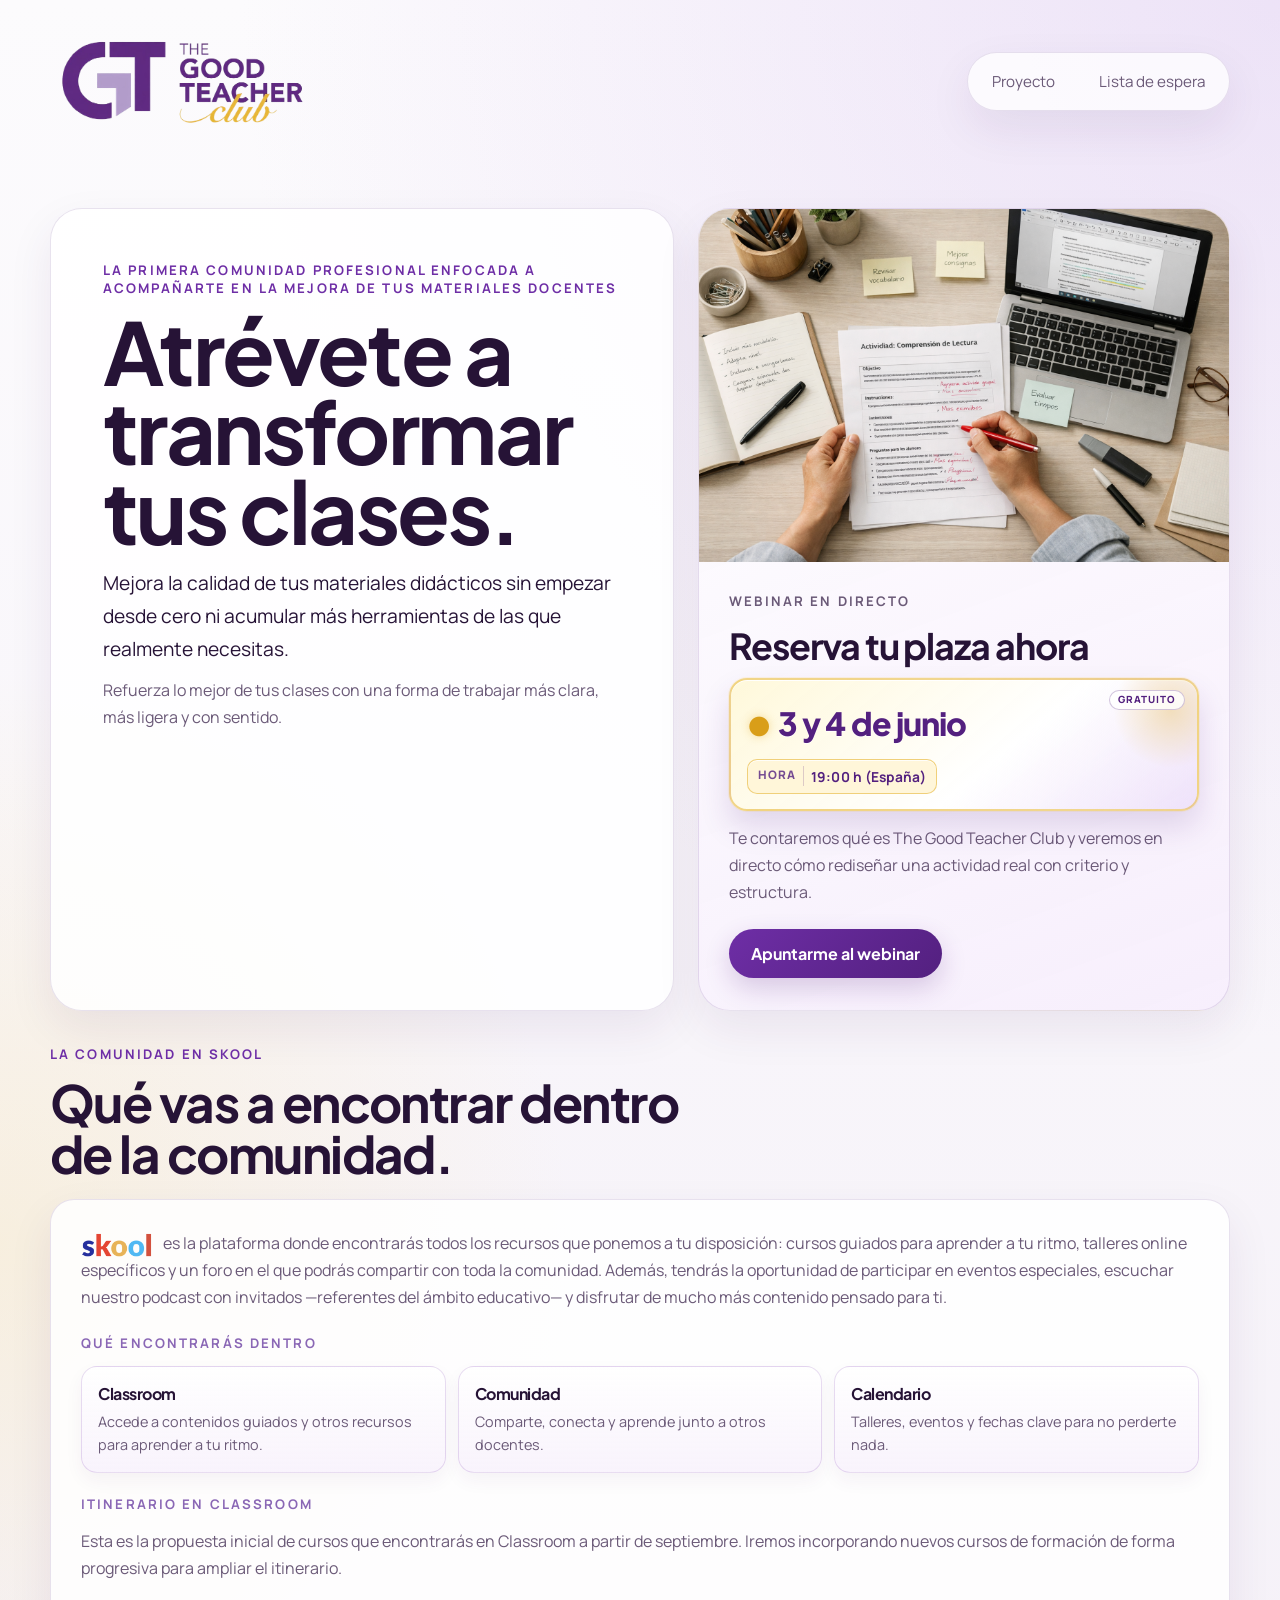
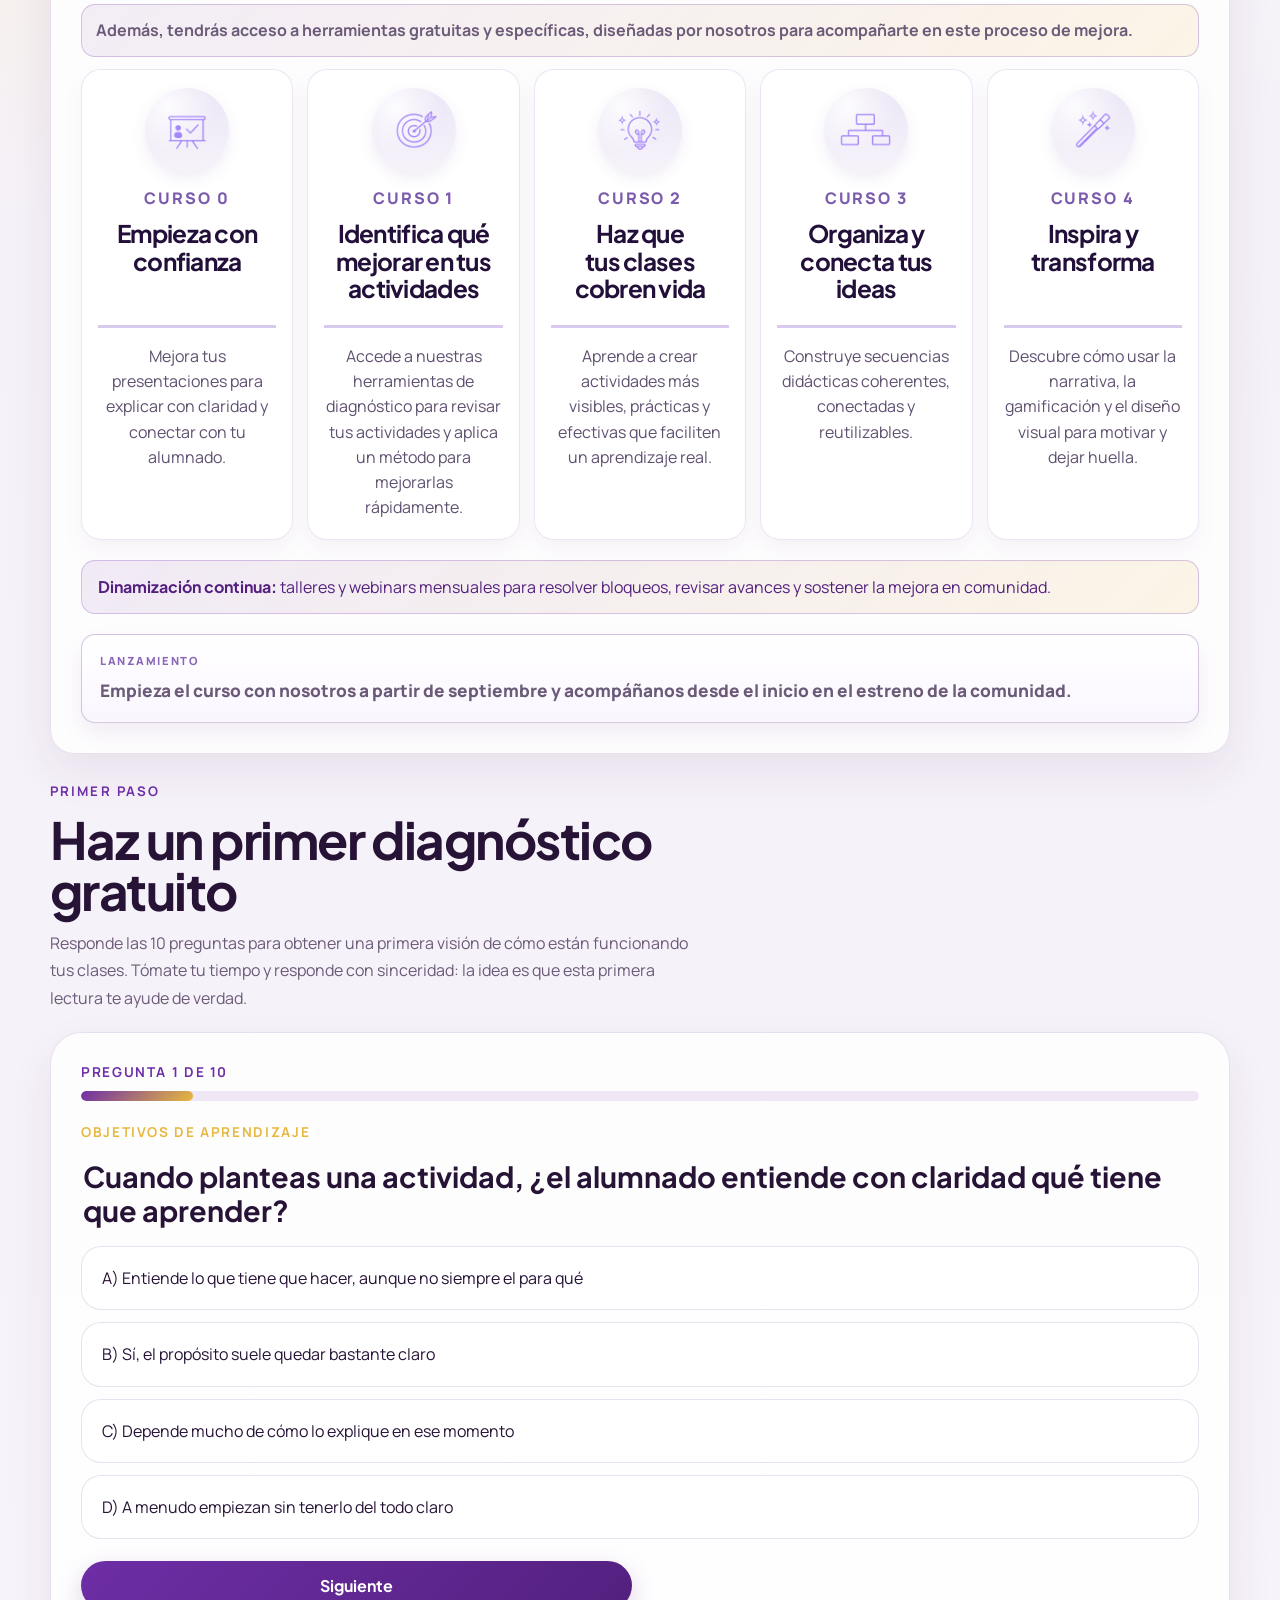
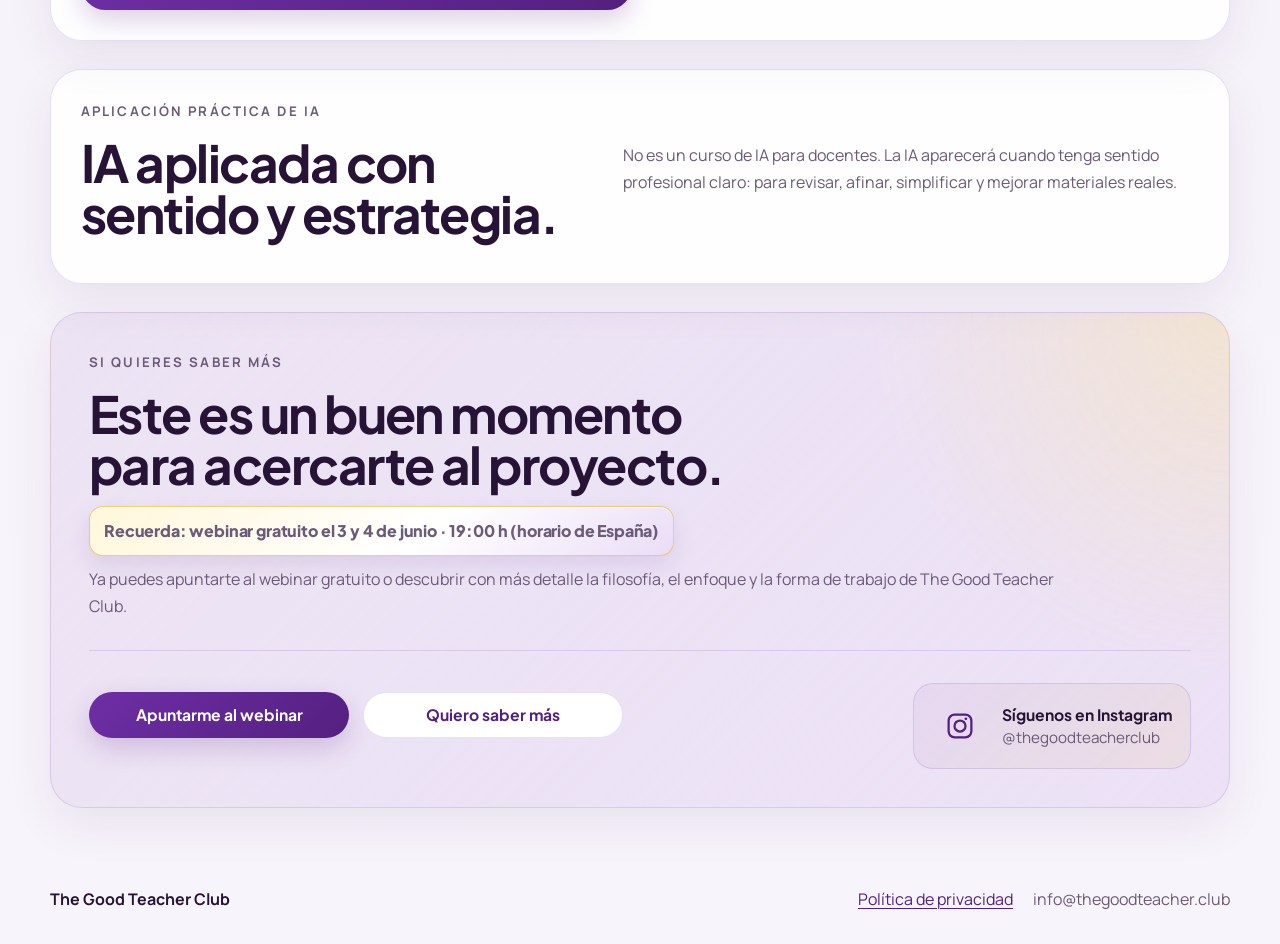
<file: index.html>
<!DOCTYPE html>
<html lang="es">
<head>
  <meta charset="UTF-8">
  <meta name="viewport" content="width=device-width, initial-scale=1.0">
  <title>The Good Teacher Club</title>
  <link rel="icon" type="image/png" href="./favicon-symbol.png?v=2">
  <link rel="preconnect" href="https://fonts.googleapis.com">
  <link rel="preconnect" href="https://fonts.gstatic.com" crossorigin>
  <link href="https://fonts.googleapis.com/css2?family=Manrope:wght@400;500;600;700;800&family=Plus+Jakarta+Sans:wght@500;600;700;800&display=swap" rel="stylesheet">
  <link rel="stylesheet" href="style.css">
</head>
<body>
  <header class="site-header">
    <a class="brand" href="index.html#inicio">
      <img src="logo.png" alt="The Good Teacher Club">
    </a>
    <nav class="site-nav" aria-label="Principal">
      <a href="proyecto.html">Proyecto</a>
      <a href="#cta-final">Lista de espera</a>
    </nav>
  </header>

  <main>
    <section class="hero section" id="inicio">
      <div class="hero-copy">
        <p class="eyebrow">La primera comunidad profesional enfocada a acompañarte en la mejora de tus materiales docentes</p>
        <h1>Atrévete a transformar tus clases.</h1>
        <p class="hero-subtitle">
          Mejora la calidad de tus materiales didácticos sin empezar desde cero ni acumular más herramientas de las que realmente necesitas.
        </p>
        <p class="hero-text">
          Refuerza lo mejor de tus clases con una forma de trabajar más clara, más ligera y con sentido.
        </p>
      </div>

      <aside class="hero-panel">
        <div class="hero-panel-media">
          <img src="imagen6.png" alt="Revisión práctica de materiales didácticos">
        </div>
        <div class="hero-panel-content">
          <p class="card-kicker">Webinar en directo</p>
          <h2>Reserva tu plaza ahora</h2>
          <p class="webinar-highlight">
            <strong>3 y 4 de junio</strong>
            <span>19:00 h (España)</span>
          </p>
          <p>
            Te contaremos qué es The Good Teacher Club y veremos en directo cómo rediseñar una actividad real con criterio y estructura.
          </p>
          <button class="button button-primary" type="button" data-modal-target="waitlist-modal">Apuntarme al webinar</button>
        </div>
      </aside>
    </section>

    <section class="section detail-section">
      <div class="section-heading narrow">
        <p class="eyebrow">La comunidad en Skool</p>
        <h2>Qué vas a encontrar dentro de la comunidad.</h2>
      </div>
      <div class="detail-card detail-card-wide">
        <div class="platform-intro">
          <p>
            <span class="platform-inline">
              <img src="skool.png" alt="Skool" class="platform-logo">
            </span>
            es la plataforma donde encontrarás todos los recursos que ponemos a tu disposición: cursos guiados para aprender a tu ritmo, talleres online específicos y un foro en el que podrás compartir con toda la comunidad.
Además, tendrás la oportunidad de participar en eventos especiales, escuchar nuestro podcast con invitados —referentes del ámbito educativo— y disfrutar de mucho más contenido pensado para ti.
          </p>

          <div class="skool-block">
            <p class="eyebrow">Qué encontrarás dentro</p>
            <div class="skool-space-grid">
              <article class="skool-space-card">
                <h3>Classroom</h3>
                <p>Accede a contenidos guiados y otros recursos para aprender a tu ritmo.</p>
              </article>
              <article class="skool-space-card">
                <h3>Comunidad</h3>
                <p>Comparte, conecta y aprende junto a otros docentes.</p>
              </article>
              <article class="skool-space-card">
                <h3>Calendario</h3>
                <p>Talleres, eventos y fechas clave para no perderte nada.</p>
              </article>
            </div>
          </div>

          <div class="skool-block">
            <p class="eyebrow">Itinerario en Classroom</p>
            <p class="skool-block-intro">
              Esta es la propuesta inicial de cursos que encontrarás en Classroom a partir de septiembre. Iremos incorporando nuevos cursos de formación de forma progresiva para ampliar el itinerario.
            </p>
            <p class="skool-tools-note">
              Además, tendrás acceso a herramientas gratuitas y específicas, diseñadas por nosotros para acompañarte en este proceso de mejora.
            </p>
            <div class="skool-step-grid">
              <article class="skool-step-card">
                <span class="skool-step-icon" aria-hidden="true">
                  <img src="1.png" alt="" loading="lazy" decoding="async">
                </span>
                <p class="skool-step-label">Curso 0</p>
                <h3>Empieza con confianza</h3>
                <p>Mejora tus presentaciones para explicar con claridad y conectar con tu alumnado.</p>
              </article>
              <article class="skool-step-card">
                <span class="skool-step-icon" aria-hidden="true">
                  <img src="3.png" alt="" loading="lazy" decoding="async">
                </span>
                <p class="skool-step-label">Curso 1</p>
                <h3>Identifica qué mejorar en tus actividades</h3>
                <p>Accede a nuestras herramientas de diagnóstico para revisar tus actividades y aplica un método para mejorarlas rápidamente.</p>
              </article>
              <article class="skool-step-card">
                <span class="skool-step-icon" aria-hidden="true">
                  <img src="2.png" alt="" loading="lazy" decoding="async">
                </span>
                <p class="skool-step-label">Curso 2</p>
                <h3>Haz que tus clases cobren vida</h3>
                <p>Aprende a crear actividades más visibles, prácticas y efectivas que faciliten un aprendizaje real.</p>
              </article>
              <article class="skool-step-card">
                <span class="skool-step-icon" aria-hidden="true">
                  <img src="4.png" alt="" loading="lazy" decoding="async">
                </span>
                <p class="skool-step-label">Curso 3</p>
                <h3>Organiza y conecta tus ideas</h3>
                <p>Construye secuencias didácticas coherentes, conectadas y reutilizables.</p>
              </article>
              <article class="skool-step-card">
                <span class="skool-step-icon" aria-hidden="true">
                  <img src="5.png" alt="" loading="lazy" decoding="async">
                </span>
                <p class="skool-step-label">Curso 4</p>
                <h3>Inspira y transforma</h3>
                <p>Descubre cómo usar la narrativa, la gamificación y el diseño visual para motivar y dejar huella.</p>
              </article>
            </div>
          </div>

          <div class="skool-live-note">
            <strong>Dinamización continua:</strong> talleres y webinars mensuales para resolver bloqueos, revisar avances y sostener la mejora en comunidad.
          </div>
          <p class="platform-launch-note">
            Empieza el curso con nosotros a partir de septiembre y acompáñanos desde el inicio en el estreno de la comunidad.
          </p>
        </div>
      </div>
    </section>

    <section class="section diagnostic-section" id="diagnostico">
      <div class="section-heading narrow">
        <p class="eyebrow">Primer paso</p>
        <h2>Haz un primer diagnóstico gratuito</h2>
        <p class="section-intro">
          Responde las 10 preguntas para obtener una primera visión de cómo están funcionando tus clases. Tómate tu tiempo y responde con sinceridad: la idea es que esta primera lectura te ayude de verdad.
        </p>
      </div>

      <div class="diagnostic-shell" data-diagnostic-app>
        <div class="diagnostic-panel" data-diagnostic-quiz>
          <div class="diagnostic-progress">
            <p class="diagnostic-progress-text" data-progress-text>Pregunta 1 de 10</p>
            <div class="diagnostic-progress-bar" aria-hidden="true">
              <span class="diagnostic-progress-fill" data-progress-fill></span>
            </div>
          </div>

          <div class="diagnostic-card">
            <p class="diagnostic-dimension" data-question-dimension></p>
            <form class="diagnostic-question-form" data-question-form novalidate>
              <fieldset class="diagnostic-fieldset">
                <legend class="diagnostic-legend" data-question-text></legend>
                <div class="diagnostic-options" data-question-options></div>
              </fieldset>
            </form>
            <p class="diagnostic-alert" data-question-alert role="alert" hidden></p>
          </div>

          <div class="diagnostic-nav">
            <button class="button button-secondary diagnostic-button" type="button" data-action="prev">Anterior</button>
            <button class="button button-primary diagnostic-button" type="button" data-action="next">Siguiente</button>
          </div>
        </div>

        <section class="diagnostic-result" data-diagnostic-result hidden aria-live="polite">
          <p class="eyebrow">Tu lectura inicial</p>
          <div class="diagnostic-result-card">
            <div class="diagnostic-result-main">
              <p class="diagnostic-profile-label">Perfil</p>
              <h3 class="diagnostic-profile-title" data-result-profile></h3>
              <p class="diagnostic-profile-text" data-result-summary></p>
            </div>

            <div class="diagnostic-insights">
              <div class="diagnostic-insight">
                <p class="diagnostic-insight-label">Fortaleza principal</p>
                <p class="diagnostic-insight-value" data-result-strength></p>
              </div>
              <div class="diagnostic-insight">
                <p class="diagnostic-insight-label">Área prioritaria de mejora</p>
                <p class="diagnostic-insight-value" data-result-improvement></p>
              </div>
            </div>

            <div class="diagnostic-support">
              <p class="diagnostic-support-text">
                En The Good Teacher Club te ayudamos a revisar y rediseñar materiales reales con más claridad, estructura y criterio.
              </p>
              <p class="diagnostic-support-text diagnostic-support-muted">
                Si quieres recibir tu diagnóstico ampliado con recomendaciones prácticas, déjanos tu correo.
              </p>
            </div>
          </div>

          <form class="diagnostic-email-form" data-diagnostic-email-form action="https://formspree.io/f/mykbewbv" method="POST" novalidate hidden>
            <input type="hidden" name="form_type" value="diagnostico">
            <input type="hidden" name="_subject" value="Solicitud de diagnóstico ampliado">
            <input type="hidden" name="score_total">
            <input type="hidden" name="profile">
            <input type="hidden" name="strength">
            <input type="hidden" name="improvement_area">
            <input type="hidden" name="dim_learning_goals">
            <input type="hidden" name="dim_sequence">
            <input type="hidden" name="dim_support_gradation">
            <input type="hidden" name="dim_cognitive">
            <input type="hidden" name="dim_material">
            <input type="hidden" name="dim_closure_evaluation">
            <input type="hidden" name="q1">
            <input type="hidden" name="q2">
            <input type="hidden" name="q3">
            <input type="hidden" name="q4">
            <input type="hidden" name="q5">
            <input type="hidden" name="q6">
            <input type="hidden" name="q7">
            <input type="hidden" name="q8">
            <input type="hidden" name="q9">
            <input type="hidden" name="q10">
            <input type="hidden" name="submitted_at">
            <input type="hidden" name="page_source">
            <input type="hidden" name="privacy_consent" value="">
            <input type="hidden" name="privacy_consent_version" value="2026-03-31">
            <input type="hidden" name="privacy_consent_timestamp">
            <input type="hidden" name="privacy_consent_context" value="diagnostico ampliado">
            <label class="form-field diagnostic-email-field">
              <span>Tu nombre</span>
              <input type="text" name="name" placeholder="Tu nombre" autocomplete="name" required>
            </label>
            <label class="form-field diagnostic-email-field">
              <span>Tu correo electrónico</span>
              <input type="email" name="email" placeholder="tu@email.com" autocomplete="email" required>
            </label>
            <label class="consent-field">
              <input type="checkbox" name="privacy_acceptance" value="accepted" data-privacy-consent required>
              <span>He leído la <a href="privacy.html">Política de privacidad</a> y consiento el tratamiento de mis datos para responder a mi solicitud y avisarme del lanzamiento del curso o la comunidad si procede.</span>
            </label>
            <p class="legal-note">
              Responsable: The Good Teacher Club. Finalidad: gestionar tu solicitud, responderte y, si nos dejas tu correo para ello, avisarte del lanzamiento. Legitimación: consentimiento. Destinatarios: no se cederán tus datos a terceros salvo obligación legal; el envío del formulario se gestiona mediante Formspree como proveedor técnico. Derechos: acceso, rectificación, supresión y demás en info@thegoodteacher.club. Más información en la <a href="privacy.html">Política de privacidad</a>.
            </p>
            <div class="diagnostic-email-actions">
              <button class="button button-primary diagnostic-button" type="submit">Recibir diagnóstico ampliado</button>
            </div>
            <p class="diagnostic-alert diagnostic-email-alert" data-email-alert role="alert" hidden></p>
          </form>
        </section>
      </div>
    </section>

    <section class="section ia-brief" id="ia">
      <div class="ia-brief-card">
        <div>
          <p class="eyebrow">Aplicación práctica de IA</p>
          <h2>IA aplicada con sentido y estrategia.</h2>
        </div>
        <p>
          No es un curso de IA para docentes. La IA aparecerá cuando tenga sentido profesional claro: para revisar, afinar, simplificar y mejorar materiales reales.
        </p>
      </div>
    </section>

    <section class="section final-cta" id="cta-final">
      <div class="final-cta-copy">
        <p class="eyebrow">Si quieres saber más</p>
        <h2>Este es un buen momento para acercarte al proyecto.</h2>
        <p class="cta-webinar-highlight">Recuerda: webinar gratuito el 3 y 4 de junio · 19:00 h (horario de España)</p>
        <p class="final-cta-summary">
          Ya puedes apuntarte al webinar gratuito o descubrir con más detalle la filosofía, el enfoque y la forma de trabajo de The Good Teacher Club.
        </p>
      </div>
      <div class="final-cta-bar">
        <div class="final-cta-actions">
          <button class="button button-primary" type="button" data-modal-target="waitlist-modal">Apuntarme al webinar</button>
          <button class="button button-secondary" type="button" data-modal-target="discover-modal">Quiero saber más</button>
        </div>
        <a class="social-card" href="https://www.instagram.com/thegoodteacherclub/" target="_blank" rel="noreferrer">
          <span class="social-icon" aria-hidden="true">
            <svg viewBox="0 0 24 24" role="img" focusable="false">
              <path d="M7.75 2h8.5A5.75 5.75 0 0 1 22 7.75v8.5A5.75 5.75 0 0 1 16.25 22h-8.5A5.75 5.75 0 0 1 2 16.25v-8.5A5.75 5.75 0 0 1 7.75 2Zm0 1.8A3.95 3.95 0 0 0 3.8 7.75v8.5a3.95 3.95 0 0 0 3.95 3.95h8.5a3.95 3.95 0 0 0 3.95-3.95v-8.5a3.95 3.95 0 0 0-3.95-3.95Zm8.95 1.35a1.1 1.1 0 1 1 0 2.2 1.1 1.1 0 0 1 0-2.2ZM12 6.7A5.3 5.3 0 1 1 6.7 12 5.3 5.3 0 0 1 12 6.7Zm0 1.8A3.5 3.5 0 1 0 15.5 12 3.5 3.5 0 0 0 12 8.5Z"/>
            </svg>
          </span>
          <span class="social-copy">
            <strong>Síguenos en Instagram</strong>
            <span>@thegoodteacherclub</span>
          </span>
        </a>
      </div>
    </section>
  </main>

  <div class="modal-backdrop" data-modal-backdrop hidden>
    <section class="modal-card" id="waitlist-modal" aria-hidden="true" role="dialog" aria-modal="true" aria-labelledby="waitlist-title" hidden>
      <button class="modal-close" type="button" aria-label="Cerrar" data-modal-close>&times;</button>
      <p class="eyebrow">Webinar gratuito</p>
      <h2 id="waitlist-title">Reserva tu plaza: 3 y 4 de junio · 19:00 h.</h2>
      <p class="modal-text">
        Déjanos tu correo para enviarte el acceso al webinar en directo.
      </p>
      <form class="modal-form" action="https://formspree.io/f/mykbewbv" method="POST" data-formspree-ajax>
        <input type="hidden" name="_subject" value="Inscripción webinar">
        <input type="hidden" name="Etiqueta" value="Webinar junio">
        <input type="hidden" name="privacy_consent" value="">
        <input type="hidden" name="privacy_consent_version" value="2026-03-31">
        <input type="hidden" name="privacy_consent_timestamp">
        <input type="hidden" name="privacy_consent_context" value="inscripcion webinar">
        <label class="form-field">
          <span>Tu correo electrónico</span>
          <input type="email" name="email" placeholder="tu@email.com" required>
        </label>
        <label class="consent-field">
          <input type="checkbox" name="privacy_acceptance" value="accepted" data-privacy-consent required>
          <span>He leído la <a href="privacy.html">Política de privacidad</a> y consiento el tratamiento de mis datos para recibir la información y el acceso al webinar.</span>
        </label>
        <p class="legal-note">
          Responsable: The Good Teacher Club. Finalidad: gestionar tu inscripción y enviarte el acceso al webinar. Legitimación: consentimiento. Destinatarios: no se cederán tus datos a terceros salvo obligación legal; el envío del formulario se gestiona mediante Formspree como proveedor técnico. Derechos: acceso, rectificación, supresión y demás en info@thegoodteacher.club. Más información en la <a href="privacy.html">Política de privacidad</a>.
        </p>
        <button class="button button-primary" type="submit">Apuntarme al webinar</button>
        <p class="form-status" data-form-status aria-live="polite" hidden></p>
      </form>
    </section>

    <section class="modal-card" id="discover-modal" aria-hidden="true" role="dialog" aria-modal="true" aria-labelledby="discover-title" hidden>
      <button class="modal-close" type="button" aria-label="Cerrar" data-modal-close>&times;</button>
      <p class="eyebrow">Descubrir el proyecto</p>
      <h2 id="discover-title">Cuéntanos qué quieres saber.</h2>
      <p class="modal-text">
        Si quieres preguntar o recibir más información, deja tu correo y tu mensaje. Te contactaremos para responderte.
      </p>
      <form class="modal-form" action="https://formspree.io/f/mykbewbv" method="POST" data-formspree-ajax>
        <input type="hidden" name="_subject" value="Quiero saber más">
        <input type="hidden" name="Etiqueta" value="Quiero saber más">
        <input type="hidden" name="privacy_consent" value="">
        <input type="hidden" name="privacy_consent_version" value="2026-03-31">
        <input type="hidden" name="privacy_consent_timestamp">
        <input type="hidden" name="privacy_consent_context" value="solicitud de información">
        <label class="form-field">
          <span>Tu correo electrónico</span>
          <input type="email" name="email" placeholder="tu@email.com" required>
        </label>
        <label class="form-field">
          <span>Tu mensaje</span>
          <textarea name="message" rows="4" placeholder="Escribe aquí tu consulta..." required></textarea>
        </label>
        <label class="consent-field">
          <input type="checkbox" name="privacy_acceptance" value="accepted" data-privacy-consent required>
          <span>He leído la <a href="privacy.html">Política de privacidad</a> y consiento el tratamiento de mis datos para que respondan a mi consulta y, si procede, me informen del lanzamiento.</span>
        </label>
        <p class="legal-note">
          Responsable: The Good Teacher Club. Finalidad: gestionar tu consulta, responderte y avisarte del lanzamiento si así lo solicitas. Legitimación: consentimiento. Destinatarios: no se cederán tus datos a terceros salvo obligación legal; el envío del formulario se gestiona mediante Formspree como proveedor técnico. Derechos: acceso, rectificación, supresión y demás en info@thegoodteacher.club. Más información en la <a href="privacy.html">Política de privacidad</a>.
        </p>
        <button class="button button-primary" type="submit">Enviar</button>
        <p class="form-status" data-form-status aria-live="polite" hidden></p>
      </form>
    </section>
  </div>

  <footer class="site-footer">
    <p>The Good Teacher Club</p>
    <div class="footer-links">
      <a href="privacy.html">Política de privacidad</a>
      <span>info@thegoodteacher.club</span>
    </div>
  </footer>

  <script>
    const backdrop = document.querySelector("[data-modal-backdrop]");
    const modals = Array.from(document.querySelectorAll(".modal-card"));
    const openButtons = document.querySelectorAll("[data-modal-target]");
    const closeButtons = document.querySelectorAll("[data-modal-close]");
    const ajaxForms = document.querySelectorAll("[data-formspree-ajax]");

    function openModal(modalId) {
      backdrop.hidden = false;
      document.body.classList.add("modal-open");
      modals.forEach((modal) => {
        const isActive = modal.id === modalId;
        modal.hidden = !isActive;
        modal.setAttribute("aria-hidden", String(!isActive));
      });
    }

    function closeModal() {
      backdrop.hidden = true;
      document.body.classList.remove("modal-open");
      modals.forEach((modal) => {
        modal.hidden = true;
        modal.setAttribute("aria-hidden", "true");
      });
    }

    openButtons.forEach((button) => {
      button.addEventListener("click", () => openModal(button.dataset.modalTarget));
    });

    closeButtons.forEach((button) => {
      button.addEventListener("click", closeModal);
    });

    backdrop.addEventListener("click", (event) => {
      if (event.target === backdrop) {
        closeModal();
      }
    });

    document.addEventListener("keydown", (event) => {
      if (event.key === "Escape" && !backdrop.hidden) {
        closeModal();
      }
    });

    function stampPrivacyConsent(form) {
      const consent = form.querySelector("[data-privacy-consent]");

      if (!(consent instanceof HTMLInputElement) || !consent.checked) {
        return false;
      }

      const timestampField = form.querySelector('input[name="privacy_consent_timestamp"]');
      const consentField = form.querySelector('input[name="privacy_consent"]');

      if (consentField instanceof HTMLInputElement) {
        consentField.value = "yes";
      }

      if (timestampField instanceof HTMLInputElement) {
        timestampField.value = new Date().toISOString();
      }

      return true;
    }

    ajaxForms.forEach((form) => {
      const status = form.querySelector("[data-form-status]");
      const submitButton = form.querySelector('button[type="submit"]');

      form.addEventListener("submit", async (event) => {
        event.preventDefault();

        if (!form.reportValidity()) {
          return;
        }

        if (!stampPrivacyConsent(form)) {
          return;
        }

        const formData = new FormData(form);
        status.hidden = true;
        status.textContent = "";
        submitButton.disabled = true;
        submitButton.textContent = "Enviando...";

        try {
          const response = await fetch(form.action, {
            method: form.method,
            body: formData,
            headers: {
              Accept: "application/json"
            }
          });

          if (!response.ok) {
            throw new Error("No se pudo enviar el formulario.");
          }

          form.reset();
          status.textContent = "Mensaje enviado. Te contactaremos pronto.";
          status.hidden = false;
          submitButton.textContent = "Enviado";

          window.setTimeout(() => {
            closeModal();
            submitButton.disabled = false;
            submitButton.textContent = "Enviar";
            status.hidden = true;
            status.textContent = "";
          }, 1600);
        } catch (error) {
          status.textContent = "No se ha podido enviar. Inténtalo de nuevo en un momento.";
          status.hidden = false;
          submitButton.disabled = false;
          submitButton.textContent = "Enviar";
        }
      });
    });

  </script>
  <script src="diagnostic.js"></script>
</body>
</html>
</file>
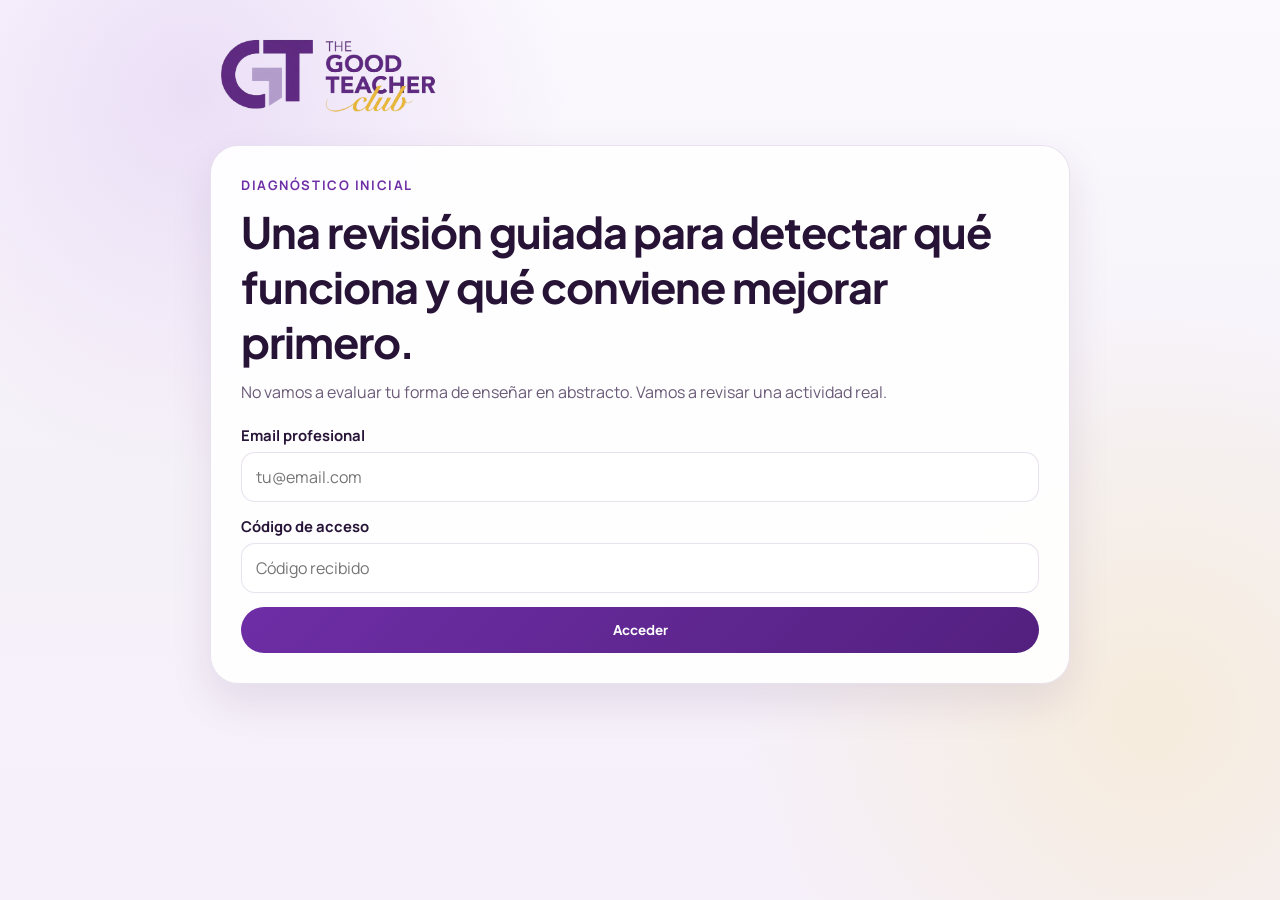
<file: diagnostico/index.html>
<!DOCTYPE html>
<html lang="es">
<head>
  <meta charset="UTF-8">
  <meta name="viewport" content="width=device-width, initial-scale=1.0">
  <title>Diagnóstico inicial | The Good Teacher Club</title>
  <meta name="robots" content="noindex, nofollow, noarchive, nosnippet">
  <meta name="googlebot" content="noindex, nofollow, noarchive, nosnippet">
  <link rel="icon" type="image/png" href="../favicon-symbol.png?v=2">
  <link rel="preconnect" href="https://fonts.googleapis.com">
  <link rel="preconnect" href="https://fonts.gstatic.com" crossorigin>
  <link href="https://fonts.googleapis.com/css2?family=Manrope:wght@400;500;600;700;800&family=Plus+Jakarta+Sans:wght@500;600;700;800&display=swap" rel="stylesheet">
  <link rel="stylesheet" href="./diagnostico.css?v=20260406b">
</head>
<body>
  <main class="diag-main" data-app>
    <section class="diag-shell">
      <header class="diag-head">
        <img src="../logo.png" alt="The Good Teacher Club" class="diag-logo">
        <button class="diag-logout" type="button" data-logout hidden>Cerrar sesión</button>
      </header>

      <section class="diag-card" data-screen="acceso">
        <p class="diag-eyebrow">Diagnóstico inicial</p>
        <h1>Una revisión guiada para detectar qué funciona y qué conviene mejorar primero.</h1>
        <p class="diag-lead">No vamos a evaluar tu forma de enseñar en abstracto. Vamos a revisar una actividad real.</p>
        <form class="diag-form" data-form-acceso novalidate>
          <label class="diag-field">
            <span>Email profesional</span>
            <input type="email" name="email" autocomplete="email" required placeholder="tu@email.com">
          </label>
          <label class="diag-field">
            <span>Código de acceso</span>
            <input type="text" name="codigo" required placeholder="Código recibido" maxlength="32">
          </label>
          <button class="diag-btn diag-btn-primary" type="submit">Acceder</button>
        </form>
        <p class="diag-alert" data-acceso-alert hidden role="alert"></p>
      </section>

      <section class="diag-card" data-screen="intro" hidden>
        <p class="diag-eyebrow">Antes de empezar</p>
        <h2>Esto no es un test genérico.</h2>
        <div class="diag-copy">
          <p>Muchas actividades funcionan, pero no todas están igual de bien construidas.</p>
          <p>No se trata de hacer más. Se trata de detectar qué conviene diseñar mejor primero.</p>
          <p>Al final recibirás una lectura clara de fortalezas, frenos y prioridades de mejora aplicables.</p>
        </div>
        <div class="diag-actions">
          <button class="diag-btn diag-btn-primary" type="button" data-start>Empezar diagnóstico</button>
        </div>
      </section>

      <section class="diag-card" data-screen="wizard" hidden>
        <div class="diag-progress-wrap">
          <p class="diag-progress-text" data-progress-text>Paso 1 de 8</p>
          <div class="diag-progress" aria-hidden="true">
            <span data-progress-fill></span>
          </div>
        </div>
        <div data-wizard-content></div>
        <p class="diag-alert" data-wizard-alert hidden role="alert"></p>
        <div class="diag-actions diag-actions-split">
          <button class="diag-btn diag-btn-secondary" type="button" data-prev>Anterior</button>
          <button class="diag-btn diag-btn-primary" type="button" data-next>Siguiente</button>
        </div>
      </section>

      <section class="diag-card" data-screen="resultado" hidden>
        <p class="diag-eyebrow">Diagnóstico completado</p>
        <h2>Lectura de tu actividad</h2>
        <div class="diag-result" data-resultado></div>
        <div class="diag-actions diag-actions-split">
          <button class="diag-btn diag-btn-secondary" type="button" data-review>Volver a revisar respuestas</button>
          <button class="diag-btn diag-btn-secondary" type="button" data-download-pdf>Descargar PDF</button>
          <button class="diag-btn diag-btn-primary" type="button" data-logout-2>Cerrar sesión</button>
        </div>
      </section>
    </section>
  </main>

  <div class="diag-loader" data-loader hidden>
    <div class="diag-loader-box">
      <span class="diag-spinner" aria-hidden="true"></span>
      <p data-loader-text>Procesando...</p>
    </div>
  </div>

  <script type="module" src="./js/app.js?v=20260406c"></script>
</body>
</html>
</file>
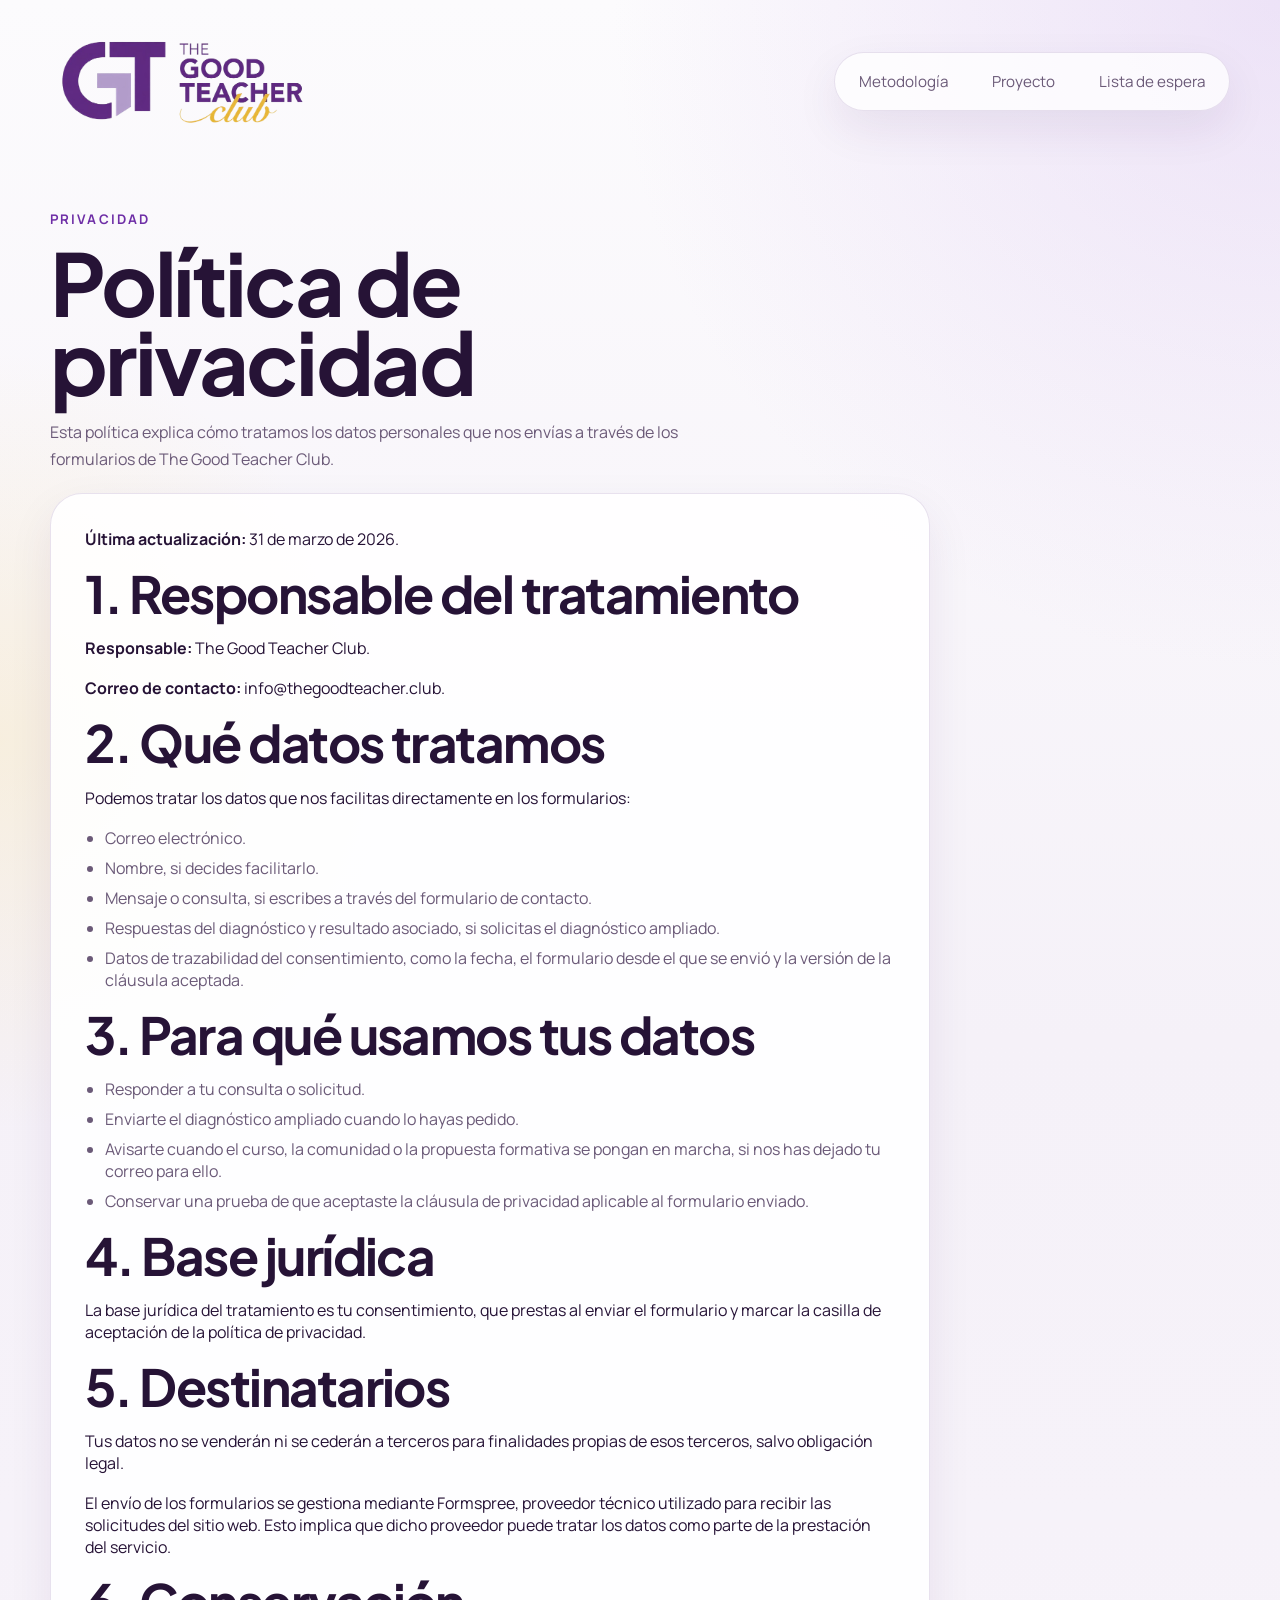
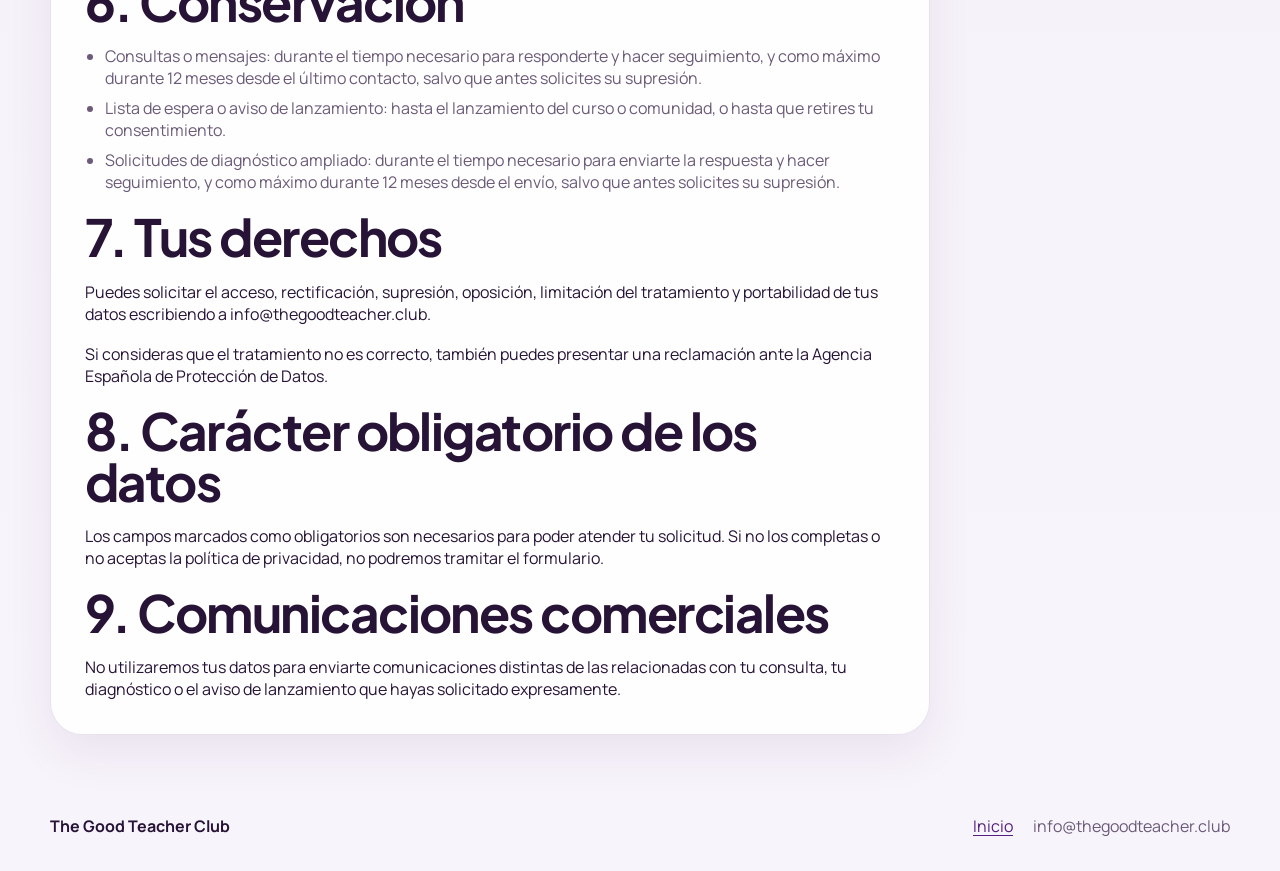
<file: privacy.html>
<!DOCTYPE html>
<html lang="es">
<head>
  <meta charset="UTF-8">
  <meta name="viewport" content="width=device-width, initial-scale=1.0">
  <title>Política de privacidad | The Good Teacher Club</title>
  <link rel="icon" type="image/png" href="./favicon-symbol.png?v=2">
  <link rel="preconnect" href="https://fonts.googleapis.com">
  <link rel="preconnect" href="https://fonts.gstatic.com" crossorigin>
  <link href="https://fonts.googleapis.com/css2?family=Manrope:wght@400;500;600;700;800&family=Plus+Jakarta+Sans:wght@500;600;700;800&display=swap" rel="stylesheet">
  <link rel="stylesheet" href="style.css">
</head>
<body>
  <header class="site-header">
    <a class="brand" href="index.html#inicio">
      <img src="logo.png" alt="The Good Teacher Club">
    </a>
    <nav class="site-nav" aria-label="Principal">
      <a href="index.html#metodologia">Metodología</a>
      <a href="proyecto.html">Proyecto</a>
      <a href="index.html#cta-final">Lista de espera</a>
    </nav>
  </header>

  <main class="section legal-page">
    <div class="section-heading narrow">
      <p class="eyebrow">Privacidad</p>
      <h1>Política de privacidad</h1>
      <p class="section-intro">
        Esta política explica cómo tratamos los datos personales que nos envías a través de los formularios de The Good Teacher Club.
      </p>
    </div>

    <section class="legal-card">
      <p><strong>Última actualización:</strong> 31 de marzo de 2026.</p>

      <h2>1. Responsable del tratamiento</h2>
      <p><strong>Responsable:</strong> The Good Teacher Club.</p>
      <p><strong>Correo de contacto:</strong> info@thegoodteacher.club.</p>
      

      <h2>2. Qué datos tratamos</h2>
      <p>Podemos tratar los datos que nos facilitas directamente en los formularios:</p>
      <ul>
        <li>Correo electrónico.</li>
        <li>Nombre, si decides facilitarlo.</li>
        <li>Mensaje o consulta, si escribes a través del formulario de contacto.</li>
        <li>Respuestas del diagnóstico y resultado asociado, si solicitas el diagnóstico ampliado.</li>
        <li>Datos de trazabilidad del consentimiento, como la fecha, el formulario desde el que se envió y la versión de la cláusula aceptada.</li>
      </ul>

      <h2>3. Para qué usamos tus datos</h2>
      <ul>
        <li>Responder a tu consulta o solicitud.</li>
        <li>Enviarte el diagnóstico ampliado cuando lo hayas pedido.</li>
        <li>Avisarte cuando el curso, la comunidad o la propuesta formativa se pongan en marcha, si nos has dejado tu correo para ello.</li>
        <li>Conservar una prueba de que aceptaste la cláusula de privacidad aplicable al formulario enviado.</li>
      </ul>

      <h2>4. Base jurídica</h2>
      <p>
        La base jurídica del tratamiento es tu consentimiento, que prestas al enviar el formulario y marcar la casilla de aceptación de la política de privacidad.
      </p>

      <h2>5. Destinatarios</h2>
      <p>
        Tus datos no se venderán ni se cederán a terceros para finalidades propias de esos terceros, salvo obligación legal.
      </p>
      <p>
        El envío de los formularios se gestiona mediante Formspree, proveedor técnico utilizado para recibir las solicitudes del sitio web. Esto implica que dicho proveedor puede tratar los datos como parte de la prestación del servicio.
      </p>

      <h2>6. Conservación</h2>
      <ul>
        <li>Consultas o mensajes: durante el tiempo necesario para responderte y hacer seguimiento, y como máximo durante 12 meses desde el último contacto, salvo que antes solicites su supresión.</li>
        <li>Lista de espera o aviso de lanzamiento: hasta el lanzamiento del curso o comunidad, o hasta que retires tu consentimiento.</li>
        <li>Solicitudes de diagnóstico ampliado: durante el tiempo necesario para enviarte la respuesta y hacer seguimiento, y como máximo durante 12 meses desde el envío, salvo que antes solicites su supresión.</li>
      </ul>

      <h2>7. Tus derechos</h2>
      <p>
        Puedes solicitar el acceso, rectificación, supresión, oposición, limitación del tratamiento y portabilidad de tus datos escribiendo a info@thegoodteacher.club.
      </p>
      <p>
        Si consideras que el tratamiento no es correcto, también puedes presentar una reclamación ante la Agencia Española de Protección de Datos.
      </p>

      <h2>8. Carácter obligatorio de los datos</h2>
      <p>
        Los campos marcados como obligatorios son necesarios para poder atender tu solicitud. Si no los completas o no aceptas la política de privacidad, no podremos tramitar el formulario.
      </p>

      <h2>9. Comunicaciones comerciales</h2>
      <p>
        No utilizaremos tus datos para enviarte comunicaciones distintas de las relacionadas con tu consulta, tu diagnóstico o el aviso de lanzamiento que hayas solicitado expresamente.
      </p>
    </section>
  </main>

  <footer class="site-footer">
    <p>The Good Teacher Club</p>
    <div class="footer-links">
      <a href="index.html">Inicio</a>
      <span>info@thegoodteacher.club</span>
    </div>
  </footer>
</body>
</html>
</file>
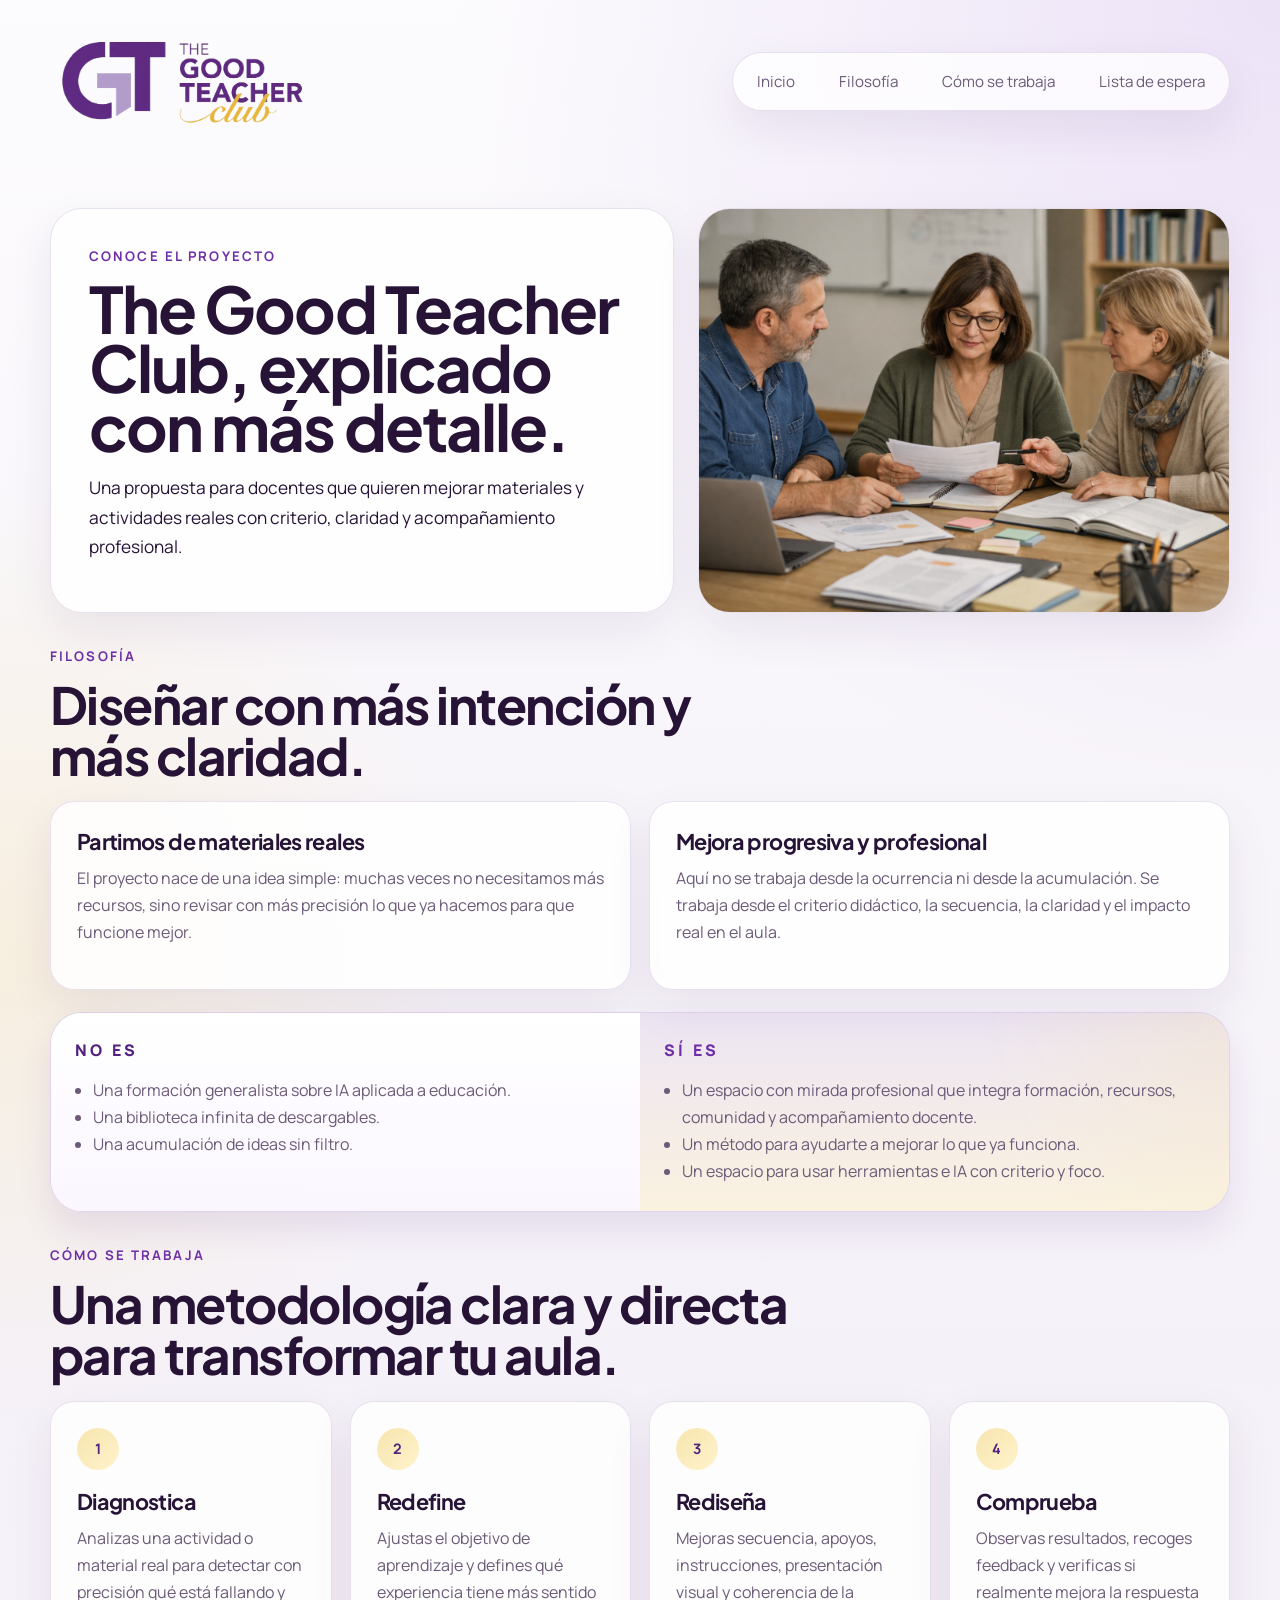
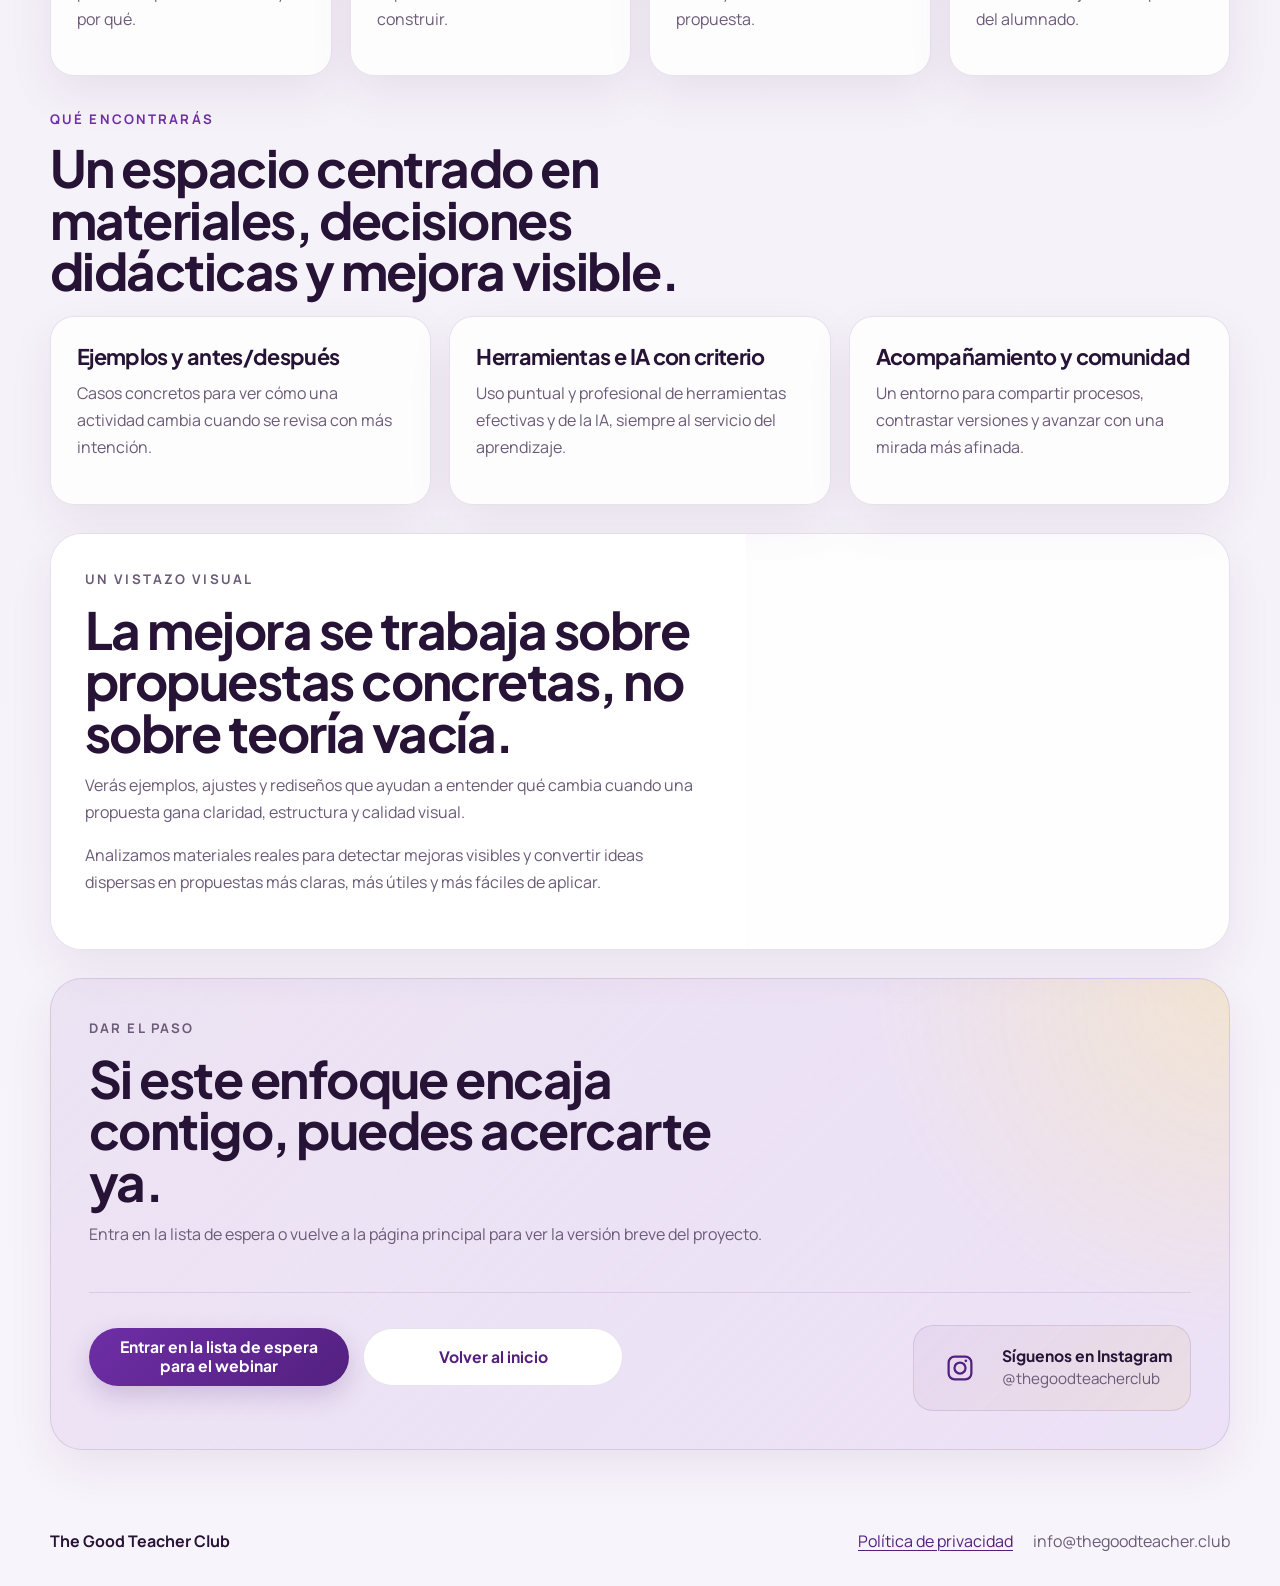
<file: proyecto.html>
<!DOCTYPE html>
<html lang="es">
<head>
  <meta charset="UTF-8">
  <meta name="viewport" content="width=device-width, initial-scale=1.0">
  <title>Conoce el Proyecto | The Good Teacher Club</title>
  <link rel="icon" type="image/png" href="./favicon-symbol.png?v=2">
  <link rel="preconnect" href="https://fonts.googleapis.com">
  <link rel="preconnect" href="https://fonts.gstatic.com" crossorigin>
  <link href="https://fonts.googleapis.com/css2?family=Manrope:wght@400;500;600;700;800&family=Plus+Jakarta+Sans:wght@500;600;700;800&display=swap" rel="stylesheet">
  <link rel="stylesheet" href="style.css">
</head>
<body>
  <header class="site-header">
    <a class="brand" href="index.html">
      <img src="logo.png" alt="The Good Teacher Club">
    </a>
    <nav class="site-nav" aria-label="Principal">
      <a href="index.html">Inicio</a>
      <a href="#filosofia">Filosofía</a>
      <a href="#como-se-trabaja">Cómo se trabaja</a>
      <a href="#cta-final">Lista de espera</a>
    </nav>
  </header>

  <main>
    <section class="detail-hero section">
      <div class="detail-hero-copy">
        <p class="eyebrow">Conoce el proyecto</p>
        <h1>The Good Teacher Club, explicado con más detalle.</h1>
        <p class="hero-subtitle">
          Una propuesta para docentes que quieren mejorar materiales y actividades reales con criterio, claridad y acompañamiento profesional.
        </p>
      </div>
      <div class="detail-hero-media">
        <img src="imagen1.png" alt="Docentes revisando materiales de trabajo">
      </div>
    </section>

    <section class="section detail-section" id="filosofia">
      <div class="section-heading narrow">
        <p class="eyebrow">Filosofía</p>
        <h2>Diseñar con más intención y más claridad.</h2>
      </div>
      <div class="detail-grid two-up">
        <article class="detail-card">
          <h3>Partimos de materiales reales</h3>
          <p>
            El proyecto nace de una idea simple: muchas veces no necesitamos más recursos, sino revisar con más precisión lo que ya hacemos para que funcione mejor.
          </p>
        </article>
        <article class="detail-card">
          <h3>Mejora progresiva y profesional</h3>
          <p>
            Aquí no se trabaja desde la ocurrencia ni desde la acumulación. Se trabaja desde el criterio didáctico, la secuencia, la claridad y el impacto real en el aula.
          </p>
        </article>
      </div>
      <div class="comparison-card comparison-card-integrated">
        <div class="comparison-block comparison-block-muted">
          <p class="card-kicker">No es</p>
          <ul class="clean-list">
            <li>Una formación generalista sobre IA aplicada a educación.</li>
            <li>Una biblioteca infinita de descargables.</li>
            <li>Una acumulación de ideas sin filtro.</li>
          </ul>
        </div>
        <div class="comparison-block comparison-block-accent">
          <p class="card-kicker">Sí es</p>
          <ul class="clean-list">
            <li>Un espacio con mirada profesional que integra formación, recursos, comunidad y acompañamiento docente.</li>
            <li>Un método para ayudarte a mejorar lo que ya funciona.</li>
            <li>Un espacio para usar herramientas e IA con criterio y foco.</li>
          </ul>
        </div>
      </div>
    </section>

    <section class="section detail-section" id="como-se-trabaja">
      <div class="section-heading">
        <p class="eyebrow">Cómo se trabaja</p>
        <h2>Una metodología clara y directa para transformar tu aula.</h2>
      </div>
      <div class="method-grid">
        <article class="method-card">
          <span class="step-number">1</span>
          <h3>Diagnostica</h3>
          <p>Analizas una actividad o material real para detectar con precisión qué está fallando y por qué.</p>
        </article>
        <article class="method-card">
          <span class="step-number">2</span>
          <h3>Redefine</h3>
          <p>Ajustas el objetivo de aprendizaje y defines qué experiencia tiene más sentido construir.</p>
        </article>
        <article class="method-card">
          <span class="step-number">3</span>
          <h3>Rediseña</h3>
          <p>Mejoras secuencia, apoyos, instrucciones, presentación visual y coherencia de la propuesta.</p>
        </article>
        <article class="method-card">
          <span class="step-number">4</span>
          <h3>Comprueba</h3>
          <p>Observas resultados, recoges feedback y verificas si realmente mejora la respuesta del alumnado.</p>
        </article>
      </div>
    </section>

    <section class="section detail-section">
      <div class="section-heading">
        <p class="eyebrow">Qué encontrarás</p>
        <h2>Un espacio centrado en materiales, decisiones didácticas y mejora visible.</h2>
      </div>
      <div class="detail-grid examples-layout">
        <article class="detail-card">
          <h3>Ejemplos y antes/después</h3>
          <p>Casos concretos para ver cómo una actividad cambia cuando se revisa con más intención.</p>
        </article>
        <article class="detail-card">
          <h3>Herramientas e IA con criterio</h3>
          <p>Uso puntual y profesional de herramientas efectivas y de la IA, siempre al servicio del aprendizaje.</p>
        </article>
        <article class="detail-card">
          <h3>Acompañamiento y comunidad</h3>
          <p>Un entorno para compartir procesos, contrastar versiones y avanzar con una mirada más afinada.</p>
        </article>
      </div>
    </section>

    <section class="section detail-feature detail-feature-balanced">
      <div class="detail-feature-copy">
        <p class="eyebrow">Un vistazo visual</p>
        <h2>La mejora se trabaja sobre propuestas concretas, no sobre teoría vacía.</h2>
        <p>
          Verás ejemplos, ajustes y rediseños que ayudan a entender qué cambia cuando una propuesta gana claridad, estructura y calidad visual.
        </p>
        <p>
          Analizamos materiales reales para detectar mejoras visibles y convertir ideas dispersas en propuestas más claras, más útiles y más fáciles de aplicar.
        </p>
      </div>
      <div class="detail-feature-media">
        <div class="image-fade-frame" aria-label="Carrusel visual de ejemplos de rediseño didáctico">
          <img class="image-fade-layer image-fade-slide" src="EJE1.png" alt="Ejemplo visual 1 de rediseño didáctico">
          <img class="image-fade-layer image-fade-slide" src="EJE2.png" alt="Ejemplo visual 2 de rediseño didáctico">
          <img class="image-fade-layer image-fade-slide" src="EJE3.png" alt="Ejemplo visual 3 de rediseño didáctico">
          <img class="image-fade-layer image-fade-slide" src="EJE4.png" alt="Ejemplo visual 4 de rediseño didáctico">
          <img class="image-fade-layer image-fade-slide" src="EJE5.png" alt="Ejemplo visual 5 de rediseño didáctico">
          <img class="image-fade-layer image-fade-slide" src="EJE6.png" alt="Ejemplo visual 6 de rediseño didáctico">
          <img class="image-fade-layer image-fade-slide" src="EJE7.png" alt="Ejemplo visual 7 de rediseño didáctico">
          <img class="image-fade-layer image-fade-slide" src="EJE8.png" alt="Ejemplo visual 8 de rediseño didáctico">
          <img class="image-fade-layer image-fade-slide" src="EJE9.png" alt="Ejemplo visual 9 de rediseño didáctico">
          <img class="image-fade-layer image-fade-slide" src="EJE10.png" alt="Ejemplo visual 10 de rediseño didáctico">
          <img class="image-fade-layer image-fade-slide" src="EJE11.png" alt="Ejemplo visual 11 de rediseño didáctico">
        </div>
      </div>
    </section>

    <section class="section final-cta" id="cta-final">
      <div class="final-cta-copy">
        <p class="eyebrow">Dar el paso</p>
        <h2>Si este enfoque encaja contigo, puedes acercarte ya.</h2>
        <p>
          Entra en la lista de espera o vuelve a la página principal para ver la versión breve del proyecto.
        </p>
      </div>
      <div class="final-cta-bar">
        <div class="final-cta-actions">
          <button class="button button-primary" type="button" data-modal-target="waitlist-modal">Entrar en la lista de espera para el webinar</button>
          <a class="button button-secondary" href="index.html">Volver al inicio</a>
        </div>
        <a class="social-card" href="https://www.instagram.com/thegoodteacherclub/" target="_blank" rel="noreferrer">
          <span class="social-icon" aria-hidden="true">
            <svg viewBox="0 0 24 24" role="img" focusable="false">
              <path d="M7.75 2h8.5A5.75 5.75 0 0 1 22 7.75v8.5A5.75 5.75 0 0 1 16.25 22h-8.5A5.75 5.75 0 0 1 2 16.25v-8.5A5.75 5.75 0 0 1 7.75 2Zm0 1.8A3.95 3.95 0 0 0 3.8 7.75v8.5a3.95 3.95 0 0 0 3.95 3.95h8.5a3.95 3.95 0 0 0 3.95-3.95v-8.5a3.95 3.95 0 0 0-3.95-3.95Zm8.95 1.35a1.1 1.1 0 1 1 0 2.2 1.1 1.1 0 0 1 0-2.2ZM12 6.7A5.3 5.3 0 1 1 6.7 12 5.3 5.3 0 0 1 12 6.7Zm0 1.8A3.5 3.5 0 1 0 15.5 12 3.5 3.5 0 0 0 12 8.5Z"/>
            </svg>
          </span>
          <span class="social-copy">
            <strong>Síguenos en Instagram</strong>
            <span>@thegoodteacherclub</span>
          </span>
        </a>
      </div>
    </section>
  </main>

  <div class="modal-backdrop" data-modal-backdrop hidden>
    <section class="modal-card" id="waitlist-modal" aria-hidden="true" role="dialog" aria-modal="true" aria-labelledby="waitlist-title" hidden>
      <button class="modal-close" type="button" aria-label="Cerrar" data-modal-close>&times;</button>
      <p class="eyebrow">Lista de espera</p>
      <h2 id="waitlist-title">Te avisaremos cuando llegue el lanzamiento.</h2>
      <p class="modal-text">
        Si quieres estar en la lista de espera, deja tu correo y te contactaremos cuando la comunidad se lance.
      </p>
      <form class="modal-form" action="https://formspree.io/f/mykbewbv" method="POST" data-formspree-ajax>
        <input type="hidden" name="_subject" value="Lista de espera">
        <input type="hidden" name="Etiqueta" value="Lista de espera">
        <input type="hidden" name="privacy_consent" value="">
        <input type="hidden" name="privacy_consent_version" value="2026-03-31">
        <input type="hidden" name="privacy_consent_timestamp">
        <input type="hidden" name="privacy_consent_context" value="lista de espera">
        <label class="form-field">
          <span>Tu correo electrónico</span>
          <input type="email" name="email" placeholder="tu@email.com" required>
        </label>
        <label class="consent-field">
          <input type="checkbox" name="privacy_acceptance" value="accepted" data-privacy-consent required>
          <span>He leído la <a href="privacy.html">Política de privacidad</a> y consiento el tratamiento de mis datos para que me contacten y me avisen cuando el curso o la comunidad se pongan en marcha.</span>
        </label>
        <p class="legal-note">
          Responsable: The Good Teacher Club. Finalidad: gestionar tu alta en la lista de espera y avisarte del lanzamiento. Legitimación: consentimiento. Destinatarios: no se cederán tus datos a terceros salvo obligación legal; el envío del formulario se gestiona mediante Formspree como proveedor técnico. Derechos: acceso, rectificación, supresión y demás en info@thegoodteacher.club. Más información en la <a href="privacy.html">Política de privacidad</a>.
        </p>
        <button class="button button-primary" type="submit">Enviar</button>
        <p class="form-status" data-form-status aria-live="polite" hidden></p>
      </form>
    </section>
  </div>

  <footer class="site-footer">
    <p>The Good Teacher Club</p>
    <div class="footer-links">
      <a href="privacy.html">Política de privacidad</a>
      <span>info@thegoodteacher.club</span>
    </div>
  </footer>

  <script>
    const backdrop = document.querySelector("[data-modal-backdrop]");
    const modals = Array.from(document.querySelectorAll(".modal-card"));
    const openButtons = document.querySelectorAll("[data-modal-target]");
    const closeButtons = document.querySelectorAll("[data-modal-close]");
    const ajaxForms = document.querySelectorAll("[data-formspree-ajax]");
    function openModal(modalId) {
      backdrop.hidden = false;
      document.body.classList.add("modal-open");
      modals.forEach((modal) => {
        const isActive = modal.id === modalId;
        modal.hidden = !isActive;
        modal.setAttribute("aria-hidden", String(!isActive));
      });
    }

    function closeModal() {
      backdrop.hidden = true;
      document.body.classList.remove("modal-open");
      modals.forEach((modal) => {
        modal.hidden = true;
        modal.setAttribute("aria-hidden", "true");
      });
    }

    openButtons.forEach((button) => {
      button.addEventListener("click", () => openModal(button.dataset.modalTarget));
    });

    closeButtons.forEach((button) => {
      button.addEventListener("click", closeModal);
    });

    backdrop.addEventListener("click", (event) => {
      if (event.target === backdrop) {
        closeModal();
      }
    });

    document.addEventListener("keydown", (event) => {
      if (event.key === "Escape" && !backdrop.hidden) {
        closeModal();
      }
    });

    function stampPrivacyConsent(form) {
      const consent = form.querySelector("[data-privacy-consent]");

      if (!(consent instanceof HTMLInputElement) || !consent.checked) {
        return false;
      }

      const timestampField = form.querySelector('input[name="privacy_consent_timestamp"]');
      const consentField = form.querySelector('input[name="privacy_consent"]');

      if (consentField instanceof HTMLInputElement) {
        consentField.value = "yes";
      }

      if (timestampField instanceof HTMLInputElement) {
        timestampField.value = new Date().toISOString();
      }

      return true;
    }

    ajaxForms.forEach((form) => {
      const status = form.querySelector("[data-form-status]");
      const submitButton = form.querySelector('button[type="submit"]');

      form.addEventListener("submit", async (event) => {
        event.preventDefault();

        if (!form.reportValidity()) {
          return;
        }

        if (!stampPrivacyConsent(form)) {
          return;
        }

        const formData = new FormData(form);
        status.hidden = true;
        status.textContent = "";
        submitButton.disabled = true;
        submitButton.textContent = "Enviando...";

        try {
          const response = await fetch(form.action, {
            method: form.method,
            body: formData,
            headers: {
              Accept: "application/json"
            }
          });

          if (!response.ok) {
            throw new Error("No se pudo enviar el formulario.");
          }

          form.reset();
          status.textContent = "Mensaje enviado. Te contactaremos pronto.";
          status.hidden = false;
          submitButton.textContent = "Enviado";

          window.setTimeout(() => {
            closeModal();
            submitButton.disabled = false;
            submitButton.textContent = "Enviar";
            status.hidden = true;
            status.textContent = "";
          }, 1600);
        } catch (error) {
          status.textContent = "No se ha podido enviar. Inténtalo de nuevo en un momento.";
          status.hidden = false;
          submitButton.disabled = false;
          submitButton.textContent = "Enviar";
        }
      });
    });
  </script>
</body>
</html>
</file>
<file: style.css>
:root {
  color-scheme: light;
  --bg: #f5f1f8;
  --bg-soft: #fcf9fe;
  --surface: #ffffff;
  --surface-alt: #f2ebf8;
  --text: #261336;
  --muted: #6b5a78;
  --line: rgba(92, 51, 137, 0.14);
  --purple: #6e2ea6;
  --purple-deep: #53207f;
  --lavender: #d8c1ef;
  --gold: #e7b83f;
  --gold-soft: #f7e5af;
  --shadow: 0 18px 45px rgba(64, 28, 89, 0.08);
  --radius-lg: 32px;
  --radius-md: 24px;
  --radius-sm: 18px;
  --container: 1180px;
}

* {
  box-sizing: border-box;
}

[hidden] {
  display: none !important;
}

html {
  scroll-behavior: smooth;
}

body {
  margin: 0;
  min-height: 100vh;
  font-family: "Manrope", "Segoe UI", sans-serif;
  color: var(--text);
  background:
    radial-gradient(circle at top right, rgba(216, 193, 239, 0.42), transparent 24%),
    radial-gradient(circle at left 30%, rgba(247, 229, 175, 0.36), transparent 18%),
    linear-gradient(180deg, #fcfbfd 0%, var(--bg) 42%, #f8f4fb 100%);
}

img {
  display: block;
  max-width: 100%;
}

a {
  color: inherit;
  text-decoration: none;
}

button,
input,
textarea {
  font: inherit;
}

button {
  border: 0;
  cursor: pointer;
}

main,
.site-header,
.site-footer {
  width: min(var(--container), calc(100% - 40px));
  margin: 0 auto;
}

.site-header {
  display: flex;
  align-items: center;
  justify-content: space-between;
  gap: 24px;
  padding: 24px 0 10px;
}

.brand img {
  width: clamp(170px, 24vw, 280px);
  height: auto;
}

.site-nav {
  display: flex;
  flex-wrap: wrap;
  gap: 12px;
  padding: 8px;
  border: 1px solid var(--line);
  border-radius: 999px;
  background: rgba(255, 255, 255, 0.76);
  box-shadow: var(--shadow);
}

.site-nav a {
  padding: 10px 16px;
  border-radius: 999px;
  color: var(--muted);
  font-size: 0.95rem;
}

.site-nav a:hover,
.site-nav a:focus-visible {
  background: var(--surface-alt);
  color: var(--purple-deep);
}

main {
  padding: 30px 0 80px;
}

.section {
  margin-top: 28px;
}

.hero,
.detail-hero {
  display: grid;
  grid-template-columns: minmax(0, 1.08fr) minmax(320px, 0.92fr);
  gap: 24px;
  align-items: stretch;
}

.hero-copy,
.hero-panel,
.comparison-card,
.method-card,
.audience-card,
.final-cta,
.ia-brief-card,
.detail-card,
.detail-hero-copy,
.detail-hero-media,
.detail-feature-copy,
.detail-feature-media {
  background: rgba(255, 255, 255, 0.86);
  border: 1px solid var(--line);
  box-shadow: var(--shadow);
}

.hero-copy,
.hero-panel,
.final-cta,
.ia-brief-card,
.detail-hero-copy,
.detail-hero-media,
.detail-feature-copy,
.detail-feature-media,
.detail-card {
  border-radius: var(--radius-lg);
}

.hero-copy,
.detail-hero-copy {
  padding: 52px;
}

.detail-hero-copy {
  padding: 38px;
}

.detail-hero-media,
.detail-feature-media,
.hero-panel {
  overflow: hidden;
}

.eyebrow,
.card-kicker {
  margin: 0 0 14px;
  font-size: 0.83rem;
  font-weight: 700;
  letter-spacing: 0.16em;
  text-transform: uppercase;
}

.eyebrow {
  color: var(--purple);
}

.card-kicker {
  color: var(--gold);
}

h1,
h2,
h3,
p,
ul {
  margin-top: 0;
}

h1,
h2,
h3 {
  font-family: "Plus Jakarta Sans", "Manrope", "Segoe UI", sans-serif;
  letter-spacing: -0.03em;
}

h1 {
  max-width: 11ch;
  margin-bottom: 18px;
  font-size: clamp(3rem, 7vw, 5.4rem);
  line-height: 0.92;
}

h2 {
  margin-bottom: 14px;
  font-size: clamp(2rem, 4vw, 3.2rem);
  line-height: 1;
}

h3 {
  margin-bottom: 10px;
  font-size: 1.35rem;
}

.hero-subtitle,
.section-intro,
.definition-text p,
.hero-text,
.hero-panel-content p,
.method-card p,
.detail-card p,
.detail-feature-copy p,
.final-cta p,
.cta-note,
.comparison-block li,
.audience-card li,
.micro-note,
.ia-brief-card p {
  color: var(--muted);
  line-height: 1.7;
}

.hero-subtitle {
  max-width: 36rem;
  margin-bottom: 12px;
  font-size: 1.2rem;
  color: var(--text);
}

.hero-text {
  max-width: 34rem;
  margin-bottom: 0;
}

.final-cta-actions,
.inline-actions {
  display: flex;
  flex-wrap: wrap;
  gap: 14px;
}

.button {
  display: inline-flex;
  align-items: center;
  justify-content: center;
  min-height: 48px;
  padding: 14px 22px;
  border-radius: 999px;
  font-family: "Plus Jakarta Sans", "Manrope", "Segoe UI", sans-serif;
  font-weight: 700;
  text-align: center;
  transition: transform 0.2s ease, box-shadow 0.2s ease, background 0.2s ease;
}

.final-cta-actions .button {
  width: 260px;
  min-width: 260px;
  min-height: 46px;
  padding: 10px 16px;
  font-size: 0.98rem;
  line-height: 1.2;
}

.button:hover,
.button:focus-visible {
  transform: translateY(-1px);
}

.button-primary {
  background: linear-gradient(135deg, var(--purple) 0%, var(--purple-deep) 100%);
  color: #ffffff;
  box-shadow: 0 10px 26px rgba(83, 32, 127, 0.2);
}

.button-secondary {
  background: #ffffff;
  border: 1px solid var(--line);
  color: var(--purple-deep);
}

.hero-panel-media img,
.detail-hero-media img,
.detail-feature-media img {
  width: 100%;
  height: 100%;
  min-height: 280px;
  object-fit: cover;
}

.hero-panel {
  background:
    radial-gradient(circle at top right, rgba(247, 229, 175, 0.34), transparent 36%),
    linear-gradient(160deg, rgba(255, 255, 255, 0.96) 0%, rgba(246, 238, 252, 0.9) 100%);
}

.hero-panel-media img {
  min-height: 260px;
}

.detail-hero-copy h1 {
  max-width: 13ch;
  font-size: clamp(2.4rem, 5vw, 4rem);
}

.detail-hero-copy .hero-subtitle {
  max-width: 32rem;
  font-size: 1.08rem;
}

.detail-hero-media img {
  min-height: 240px;
}

.hero-panel-content,
.detail-feature-copy {
  padding: 28px 30px 32px;
}

.hero-panel-content h2 {
  font-size: clamp(1.7rem, 2.8vw, 2.25rem);
  line-height: 1.05;
}

.hero-panel-content > p {
  margin-bottom: 14px;
}


.webinar-highlight {
  position: relative;
  display: grid;
  gap: 8px;
  margin: 6px 0 16px;
  padding: 16px 16px 15px;
  border-radius: 18px;
  border: 2px solid rgba(231, 184, 63, 0.58);
  background:
    linear-gradient(140deg, rgba(255, 248, 216, 0.94) 0%, rgba(255, 255, 255, 0.98) 58%, rgba(233, 217, 248, 0.66) 100%);
  box-shadow:
    inset 0 1px 0 rgba(255, 255, 255, 0.95),
    0 16px 30px rgba(83, 32, 127, 0.15),
    0 0 0 1px rgba(255, 225, 142, 0.24);
  color: var(--text);
  line-height: 1.2;
  overflow: hidden;
}

.webinar-highlight strong {
  position: relative;
  z-index: 1;
  display: block;
  font-family: "Plus Jakarta Sans", "Manrope", "Segoe UI", sans-serif;
  font-size: clamp(1.38rem, 3.2vw, 2rem);
  font-weight: 800;
  letter-spacing: -0.03em;
  color: var(--purple-deep);
  text-wrap: balance;
  text-shadow: 0 1px 0 rgba(255, 255, 255, 0.85);
}

.webinar-highlight span {
  position: relative;
  z-index: 1;
  display: inline-flex;
  align-items: center;
  width: fit-content;
  min-height: 28px;
  padding: 5px 10px;
  border-radius: 10px;
  border: 1px solid rgba(231, 184, 63, 0.62);
  background: rgba(255, 246, 215, 0.92);
  box-shadow: inset 0 1px 0 rgba(255, 255, 255, 0.85);
  font-size: 0.86rem;
  font-weight: 700;
  letter-spacing: 0.01em;
  color: var(--purple-deep);
}

.webinar-highlight span::before {
  content: "Hora";
  margin-right: 7px;
  padding-right: 7px;
  border-right: 1px solid rgba(83, 32, 127, 0.2);
  font-size: 0.73rem;
  font-weight: 800;
  letter-spacing: 0.08em;
  text-transform: uppercase;
  color: rgba(83, 32, 127, 0.8);
}

.webinar-highlight strong::before {
  content: "●";
  display: inline-block;
  margin-right: 8px;
  font-size: 0.8em;
  color: #d99e19;
  text-shadow: 0 0 10px rgba(231, 184, 63, 0.46);
}

.webinar-highlight::before {
  content: "";
  position: absolute;
  top: -30px;
  right: -34px;
  width: 120px;
  height: 120px;
  border-radius: 50%;
  background: radial-gradient(circle, rgba(231, 184, 63, 0.34) 0%, rgba(231, 184, 63, 0) 68%);
  pointer-events: none;
}

.webinar-highlight::after {
  content: "GRATUITO";
  position: absolute;
  right: 12px;
  top: 10px;
  z-index: 1;
  padding: 4px 8px;
  border-radius: 999px;
  border: 1px solid rgba(83, 32, 127, 0.26);
  background: rgba(255, 255, 255, 0.84);
  color: var(--purple-deep);
  font-size: 0.62rem;
  font-weight: 800;
  letter-spacing: 0.1em;
  line-height: 1;
}

.detail-feature-balanced .detail-feature-copy {
  padding: 34px 34px 36px;
  height: 100%;
  min-height: 380px;
  border-radius: 0;
  background: #ffffff;
  border: 0;
  box-shadow: none;
  overflow: hidden;
}

.detail-feature-balanced .detail-feature-copy p + p {
  margin-top: 16px;
}

.detail-feature-balanced .detail-feature-media {
  display: grid;
  padding: 0;
  background: transparent;
  border: 0;
  box-shadow: none;
  height: 100%;
  min-height: 380px;
  align-self: stretch;
  justify-items: stretch;
  align-items: stretch;
}

.detail-feature-balanced .detail-feature-media img {
  width: 100%;
  height: 100%;
  min-height: 0;
  max-height: none;
  object-fit: contain;
}

.detail-feature-balanced .image-fade-frame {
  position: relative;
  width: 100%;
  height: 100%;
  min-height: 380px;
  padding-right: 28px;
  overflow: hidden;
  border-radius: 0;
  background: rgba(255, 255, 255, 0.12);
}

.detail-feature-balanced .image-fade-layer {
  position: absolute;
  top: 0 !important;
  right: 28px !important;
  bottom: 0 !important;
  left: 0 !important;
  display: block;
  width: calc(100% - 28px) !important;
  height: 100% !important;
  min-height: 0;
  max-height: none;
  object-fit: contain;
  padding: 0;
}

.detail-feature-balanced .image-fade-slide {
  opacity: 0;
}

.detail-feature-balanced .image-fade-slide:nth-child(1) {
  animation: detailImageSlide1 26s linear infinite;
}

.detail-feature-balanced .image-fade-slide:nth-child(2) {
  animation: detailImageSlide2 26s linear infinite;
}

.detail-feature-balanced .image-fade-slide:nth-child(3) {
  animation: detailImageSlide3 26s linear infinite;
}

.detail-feature-balanced .image-fade-slide:nth-child(4) {
  animation: detailImageSlide4 26s linear infinite;
}

.detail-feature-balanced .image-fade-slide:nth-child(5) {
  animation: detailImageSlide5 26s linear infinite;
}

.detail-feature-balanced .image-fade-slide:nth-child(6) {
  animation: detailImageSlide6 26s linear infinite;
}

.detail-feature-balanced .image-fade-slide:nth-child(7) {
  animation: detailImageSlide7 26s linear infinite;
}

.detail-feature-balanced .image-fade-slide:nth-child(8) {
  animation: detailImageSlide8 26s linear infinite;
}

.detail-feature-balanced .image-fade-slide:nth-child(9) {
  animation: detailImageSlide9 26s linear infinite;
}

.detail-feature-balanced .image-fade-slide:nth-child(10) {
  animation: detailImageSlide10 26s linear infinite;
}

.detail-feature-balanced .image-fade-slide:nth-child(11) {
  animation: detailImageSlide11 26s linear infinite;
}

@keyframes detailImageSlide1 {
  0%, 7.69% {
    opacity: 1;
  }

  11.54%, 92.3% {
    opacity: 0;
  }

  100% {
    opacity: 1;
  }
}

@keyframes detailImageSlide2 {
  0%, 7.69% {
    opacity: 0;
  }

  11.54%, 19.23% {
    opacity: 1;
  }

  19.24%, 100% {
    opacity: 0;
  }
}

@keyframes detailImageSlide3 {
  0%, 19.23% {
    opacity: 0;
  }

  19.24%, 26.92% {
    opacity: 1;
  }

  26.93%, 100% {
    opacity: 0;
  }
}

@keyframes detailImageSlide4 {
  0%, 26.92% {
    opacity: 0;
  }

  26.93%, 34.61% {
    opacity: 1;
  }

  34.62%, 100% {
    opacity: 0;
  }
}

@keyframes detailImageSlide5 {
  0%, 34.61% {
    opacity: 0;
  }

  34.62%, 42.3% {
    opacity: 1;
  }

  42.31%, 100% {
    opacity: 0;
  }
}

@keyframes detailImageSlide6 {
  0%, 42.3% {
    opacity: 0;
  }

  42.31%, 50% {
    opacity: 1;
  }

  50.01%, 100% {
    opacity: 0;
  }
}

@keyframes detailImageSlide7 {
  0%, 50% {
    opacity: 0;
  }

  50.01%, 57.69% {
    opacity: 1;
  }

  57.7%, 100% {
    opacity: 0;
  }
}

@keyframes detailImageSlide8 {
  0%, 57.69% {
    opacity: 0;
  }

  57.7%, 65.38% {
    opacity: 1;
  }

  65.39%, 100% {
    opacity: 0;
  }
}

@keyframes detailImageSlide9 {
  0%, 65.38% {
    opacity: 0;
  }

  65.39%, 73.07% {
    opacity: 1;
  }

  73.08%, 100% {
    opacity: 0;
  }
}

@keyframes detailImageSlide10 {
  0%, 73.07% {
    opacity: 0;
  }

  73.08%, 80.76% {
    opacity: 1;
  }

  80.77%, 100% {
    opacity: 0;
  }
}

@keyframes detailImageSlide11 {
  0%, 80.76% {
    opacity: 0;
  }

  80.77%, 92.3% {
    opacity: 1;
  }

  100% {
    opacity: 0;
  }
}

.hero-panel-content .button {
  margin-top: 8px;
}

.section-heading {
  max-width: 760px;
  margin-bottom: 20px;
}

.section-heading.narrow {
  max-width: 660px;
}

.method-grid,
.detail-grid {
  display: grid;
  gap: 18px;
}

.method-grid {
  grid-template-columns: repeat(4, minmax(0, 1fr));
}

.diagnostic-shell {
  display: grid;
  gap: 22px;
}

.diagnostic-panel,
.diagnostic-result-card,
.diagnostic-email-form {
  background: rgba(255, 255, 255, 0.86);
  border: 1px solid var(--line);
  border-radius: var(--radius-lg);
  box-shadow: var(--shadow);
}

.diagnostic-panel {
  padding: 30px;
}

.diagnostic-progress {
  display: grid;
  gap: 10px;
  margin-bottom: 22px;
}

.diagnostic-progress-text,
.diagnostic-dimension,
.diagnostic-profile-label,
.diagnostic-insight-label {
  margin-bottom: 0;
  font-size: 0.85rem;
  font-weight: 700;
  letter-spacing: 0.12em;
  text-transform: uppercase;
}

.diagnostic-progress-text,
.diagnostic-profile-label,
.diagnostic-insight-label {
  color: var(--purple);
}

.diagnostic-progress-bar {
  width: 100%;
  height: 10px;
  overflow: hidden;
  border-radius: 999px;
  background: rgba(110, 46, 166, 0.1);
}

.diagnostic-progress-fill {
  display: block;
  width: 10%;
  height: 100%;
  border-radius: inherit;
  background: linear-gradient(135deg, var(--purple) 0%, var(--gold) 100%);
  transition: width 0.25s ease;
}

.diagnostic-card {
  display: grid;
  gap: 18px;
}

.diagnostic-dimension {
  color: var(--gold);
}

.diagnostic-question-form {
  margin: 0;
}

.diagnostic-fieldset {
  margin: 0;
  padding: 0;
  border: 0;
}

.diagnostic-legend {
  margin-bottom: 18px;
  font-family: "Plus Jakarta Sans", "Manrope", "Segoe UI", sans-serif;
  font-size: clamp(1.35rem, 2.4vw, 1.8rem);
  font-weight: 700;
  line-height: 1.2;
  color: var(--text);
}

.diagnostic-options {
  display: grid;
  gap: 12px;
}

.diagnostic-option {
  position: relative;
}

.diagnostic-option input {
  position: absolute;
  opacity: 0;
  pointer-events: none;
}

.diagnostic-option label {
  display: block;
  padding: 18px 20px;
  border: 1px solid var(--line);
  border-radius: 20px;
  background: rgba(255, 255, 255, 0.94);
  color: var(--text);
  line-height: 1.65;
  transition: border-color 0.2s ease, background 0.2s ease, box-shadow 0.2s ease, transform 0.2s ease;
}

.diagnostic-option input:checked + label {
  border-color: rgba(110, 46, 166, 0.62);
  border-width: 2px;
  background: linear-gradient(180deg, rgba(110, 46, 166, 0.1) 0%, rgba(247, 229, 175, 0.18) 100%);
  box-shadow: 0 14px 28px rgba(83, 32, 127, 0.1);
}

.diagnostic-option input:focus-visible + label,
.diagnostic-option label:hover {
  transform: translateY(-1px);
  border-color: rgba(110, 46, 166, 0.34);
  background: linear-gradient(180deg, rgba(110, 46, 166, 0.05) 0%, rgba(247, 229, 175, 0.12) 100%);
  box-shadow: 0 10px 22px rgba(83, 32, 127, 0.06);
}

.diagnostic-nav,
.diagnostic-email-actions,
.diagnostic-result {
  display: grid;
  gap: 16px;
}

.diagnostic-nav {
  grid-template-columns: repeat(2, minmax(0, 1fr));
  margin-top: 22px;
}

.diagnostic-button[disabled] {
  cursor: not-allowed;
  opacity: 0.7;
  transform: none;
}

.diagnostic-alert {
  margin-bottom: 0;
  padding: 14px 16px;
  border: 1px solid rgba(110, 46, 166, 0.16);
  border-radius: 16px;
  background: rgba(110, 46, 166, 0.06);
  color: var(--purple-deep);
  line-height: 1.6;
}

.diagnostic-alert.is-success {
  border-color: rgba(81, 122, 58, 0.24);
  background: rgba(81, 122, 58, 0.08);
  color: #355223;
}

.diagnostic-result-card {
  display: grid;
  gap: 22px;
  padding: 30px;
  border: 1px solid rgba(110, 46, 166, 0.34);
  background:
    radial-gradient(circle at top right, rgba(247, 229, 175, 0.22), transparent 28%),
    linear-gradient(135deg, rgba(110, 46, 166, 0.1) 0%, rgba(216, 193, 239, 0.28) 100%);
  box-shadow: 0 20px 48px rgba(83, 32, 127, 0.12);
}

.diagnostic-profile-title {
  margin-bottom: 10px;
}

.diagnostic-profile-text,
.diagnostic-support-text,
.diagnostic-insight-value {
  margin-bottom: 0;
  color: var(--muted);
  line-height: 1.7;
}

.diagnostic-insights {
  display: grid;
  grid-template-columns: repeat(2, minmax(0, 1fr));
  gap: 16px;
}

.diagnostic-insight {
  padding: 20px;
  border: 1px solid var(--line);
  border-radius: var(--radius-md);
  background: rgba(255, 255, 255, 0.68);
}

.diagnostic-insight-value {
  margin-top: 8px;
  color: var(--text);
  font-weight: 700;
}

.diagnostic-support {
  display: grid;
  gap: 10px;
  padding-top: 18px;
  border-top: 1px solid var(--line);
}

.diagnostic-result-main {
  padding-bottom: 4px;
}

.diagnostic-support-muted {
  color: var(--purple-deep);
  font-weight: 600;
}

.diagnostic-support .diagnostic-support-text:first-child {
  color: var(--text);
  font-weight: 700;
}

.diagnostic-email-form {
  display: grid;
  gap: 16px;
  padding: 24px;
}

.diagnostic-email-alert {
  margin-top: 0;
}

.detail-grid.two-up {
  grid-template-columns: repeat(2, minmax(0, 1fr));
}

.detail-grid.examples-layout {
  grid-template-columns: repeat(3, minmax(0, 1fr));
}

.method-card,
.audience-card,
.detail-card {
  border-radius: var(--radius-md);
  padding: 26px;
}

.step-number {
  display: inline-flex;
  align-items: center;
  justify-content: center;
  width: 42px;
  height: 42px;
  margin-bottom: 18px;
  border-radius: 50%;
  font-size: 0.9rem;
  font-weight: 700;
  background: linear-gradient(135deg, var(--gold-soft) 0%, #fff3cb 100%);
  color: var(--purple-deep);
}

.definition-layout,
.audience-layout,
.detail-feature {
  display: grid;
  grid-template-columns: minmax(0, 0.9fr) minmax(320px, 1.1fr);
  gap: 22px;
  align-items: stretch;
}

.detail-feature-balanced {
  grid-template-columns: minmax(0, 1.18fr) minmax(260px, 0.82fr);
  gap: 0;
  align-items: stretch;
  background: rgba(255, 255, 255, 0.86);
  border: 1px solid var(--line);
  border-radius: var(--radius-lg);
  box-shadow: var(--shadow);
  overflow: hidden;
}

.comparison-card {
  display: grid;
  grid-template-columns: repeat(2, minmax(0, 1fr));
  border-radius: var(--radius-lg);
  overflow: hidden;
}

.comparison-card-integrated {
  margin: 6px 0 2px;
  border: 1px solid rgba(110, 46, 166, 0.2);
  box-shadow:
    0 18px 34px rgba(83, 32, 127, 0.1),
    inset 0 1px 0 rgba(255, 255, 255, 0.78);
}

.detail-section .comparison-card-integrated {
  margin-top: 22px;
}

.comparison-block {
  padding: 28px;
}

.comparison-card-integrated .comparison-block {
  padding: 26px 24px;
}

.comparison-block .card-kicker {
  margin-bottom: 16px;
  font-size: 1rem;
  font-weight: 800;
  letter-spacing: 0.2em;
}

.comparison-block-muted {
  background: var(--surface);
}

.comparison-block-accent {
  background: linear-gradient(180deg, rgba(110, 46, 166, 0.08) 0%, rgba(231, 184, 63, 0.12) 100%);
}

.comparison-card-integrated .comparison-block-muted {
  background:
    linear-gradient(180deg, rgba(255, 255, 255, 0.98) 0%, rgba(250, 245, 255, 0.86) 100%);
}

.comparison-card-integrated .comparison-block-accent {
  background:
    radial-gradient(circle at top right, rgba(247, 229, 175, 0.28), transparent 40%),
    linear-gradient(180deg, rgba(110, 46, 166, 0.12) 0%, rgba(231, 184, 63, 0.16) 100%);
}

.comparison-block-muted .card-kicker {
  color: var(--purple-deep);
}

.comparison-block-accent .card-kicker {
  color: var(--purple);
}

.clean-list {
  padding-left: 18px;
  margin-bottom: 0;
}

.clean-list-spaced li + li {
  margin-top: 12px;
}

.ia-brief-card {
  display: grid;
  grid-template-columns: minmax(0, 0.95fr) minmax(0, 1.05fr);
  gap: 20px;
  padding: 30px;
  align-items: center;
}

.audience {
  position: relative;
  padding: 6px 0 2px;
}

.audience-shell {
  padding: 30px;
  border: 1px solid rgba(110, 46, 166, 0.2);
  border-radius: var(--radius-lg);
  background:
    radial-gradient(circle at top right, rgba(247, 229, 175, 0.2), transparent 38%),
    linear-gradient(160deg, rgba(255, 255, 255, 0.96) 0%, rgba(248, 241, 253, 0.9) 100%);
  box-shadow: 0 18px 38px rgba(83, 32, 127, 0.1);
}

.audience-intro {
  max-width: 760px;
  margin-bottom: 18px;
}

.audience-intro h2 {
  margin-bottom: 10px;
  font-size: clamp(2rem, 3.8vw, 2.9rem);
}

.audience-intro p {
  margin: 0;
  color: var(--muted);
  line-height: 1.7;
}

.audience-card {
  height: 100%;
}

.audience-identity-card {
  padding: 30px;
  border: 1px solid rgba(110, 46, 166, 0.22);
  background:
    radial-gradient(circle at top right, rgba(247, 229, 175, 0.18), transparent 38%),
    linear-gradient(160deg, rgba(255, 255, 255, 0.97) 0%, rgba(249, 243, 254, 0.9) 100%);
}

.audience-identity-card .clean-list {
  padding-left: 0;
  list-style: none;
}

.audience-identity-card .clean-list li {
  position: relative;
  padding-left: 22px;
}

.audience-identity-card .clean-list li::before {
  content: "";
  position: absolute;
  top: 0.72em;
  left: 0;
  width: 8px;
  height: 8px;
  border-radius: 50%;
  background: var(--gold);
  box-shadow: 0 0 0 4px rgba(231, 184, 63, 0.2);
}

.audience-quote {
  position: relative;
  min-height: 100%;
  border-radius: var(--radius-lg);
  overflow: hidden;
  box-shadow: var(--shadow);
}

.audience-quote img {
  width: 100%;
  height: 100%;
  min-height: 360px;
  object-fit: cover;
}

.quote-overlay {
  position: absolute;
  inset: auto 22px 22px 22px;
  padding: 22px;
  border-radius: var(--radius-sm);
  background: rgba(255, 255, 255, 0.88);
  border: 1px solid rgba(255, 255, 255, 0.7);
}

.quote-overlay p {
  margin-bottom: 0;
  font-size: 1.05rem;
  line-height: 1.65;
  color: var(--text);
}

.cta-webinar-highlight {
  display: inline-flex;
  align-items: center;
  margin: 2px 0 10px;
  padding: 10px 14px;
  border-radius: 14px;
  border: 1px solid rgba(231, 184, 63, 0.66);
  background:
    linear-gradient(140deg, rgba(255, 248, 216, 0.95) 0%, rgba(255, 255, 255, 0.98) 58%, rgba(233, 217, 248, 0.58) 100%);
  color: var(--purple-deep);
  font-family: "Plus Jakarta Sans", "Manrope", "Segoe UI", sans-serif;
  font-weight: 800;
  letter-spacing: -0.01em;
  box-shadow:
    inset 0 1px 0 rgba(255, 255, 255, 0.9),
    0 10px 22px rgba(83, 32, 127, 0.1);
}

.final-cta-summary {
  margin-bottom: 2px;
}

.detail-section {
  margin-top: 34px;
}

.detail-card-wide {
  padding: 30px;
}

.platform-intro {
  display: grid;
  gap: 20px;
}

.platform-intro p,
.platform-launch-note {
  margin-bottom: 0;
}

.skool-block {
  display: grid;
  gap: 12px;
}

.skool-block .eyebrow {
  margin-bottom: 0;
  color: #8a67b5;
}

.skool-block-intro {
  margin: 0;
  color: var(--muted);
  line-height: 1.65;
}

.skool-tools-note {
  margin: 10px 0 0;
  padding: 12px 14px;
  border: 1px solid rgba(110, 46, 166, 0.24);
  border-radius: 14px;
  background: linear-gradient(135deg, rgba(110, 46, 166, 0.08) 0%, rgba(231, 184, 63, 0.12) 100%);
  color: var(--purple-deep);
  font-weight: 700;
  line-height: 1.6;
}

.skool-step-grid {
  display: grid;
  grid-template-columns: repeat(auto-fit, minmax(180px, 1fr));
  gap: 14px;
}

.skool-step-card {
  display: grid;
  grid-template-rows: auto auto auto 1fr;
  align-items: start;
  height: 100%;
  padding: 18px 16px 18px;
  border: 1px solid rgba(110, 46, 166, 0.12);
  border-radius: 20px;
  background: rgba(255, 255, 255, 0.92);
  box-shadow:
    0 10px 22px rgba(69, 39, 102, 0.05),
    0 1px 0 rgba(255, 255, 255, 0.7) inset;
  text-align: center;
}

.skool-step-label {
  margin: 0;
  font-size: 0.75rem;
  font-weight: 800;
  letter-spacing: 0.12em;
  text-transform: uppercase;
  color: var(--purple);
}

.skool-step-icon {
  display: flex;
  align-items: center;
  justify-content: center;
  width: 84px;
  height: 84px;
  margin: 0 auto 14px;
  border-radius: 50%;
  color: #7a52bf;
  background:
    radial-gradient(circle at 28% 22%, rgba(255, 255, 255, 0.85) 0%, rgba(255, 255, 255, 0) 52%),
    linear-gradient(180deg, rgba(122, 82, 191, 0.14) 0%, rgba(122, 82, 191, 0.07) 100%);
  border: 0;
  box-shadow: 0 6px 16px rgba(89, 48, 133, 0.09);
}

.skool-step-icon svg {
  width: 36px;
  height: 36px;
  fill: none;
  stroke: currentColor;
  stroke-width: 1.7;
  stroke-linecap: round;
  stroke-linejoin: round;
}

.skool-step-icon img {
  width: 70px;
  height: 70px;
  object-fit: contain;
  object-position: center;
  background: transparent;
  mix-blend-mode: multiply;
  filter: saturate(0.98) contrast(1.06);
}

.skool-step-card h3 {
  width: 100%;
  margin: 8px 0 0;
  display: block;
  padding: 0 0 18px;
  border-bottom: 3px solid rgba(122, 82, 191, 0.3);
  font-size: 1.52rem;
  line-height: 1.15;
  min-height: 4.45em;
  color: #23103a;
  text-wrap: pretty;
}

.skool-step-card h3::after {
  content: none;
}

.skool-step-card p {
  width: 100%;
  margin: 16px 0 0;
  font-size: 1rem;
  line-height: 1.58;
  color: #5f5070;
  text-wrap: pretty;
}

.skool-step-card .skool-step-label {
  margin-top: 0;
  color: #7b5bab;
}

.skool-step-card .skool-step-label + h3 + p {
  min-height: 0;
}

.skool-space-grid {
  display: grid;
  grid-template-columns: repeat(auto-fit, minmax(180px, 1fr));
  gap: 12px;
}

.skool-space-card {
  padding: 16px;
  border: 1px solid rgba(110, 46, 166, 0.16);
  border-radius: 16px;
  background:
    linear-gradient(180deg, rgba(255, 255, 255, 0.98) 0%, rgba(248, 242, 252, 0.9) 100%);
  box-shadow:
    0 8px 18px rgba(69, 39, 102, 0.05),
    inset 0 1px 0 rgba(255, 255, 255, 0.75);
}

.skool-space-card h3 {
  margin-bottom: 6px;
  font-size: 1rem;
}

.skool-space-card p {
  margin: 0;
  font-size: 0.9rem;
  line-height: 1.6;
}

.skool-live-note {
  padding: 14px 16px;
  border: 1px solid rgba(110, 46, 166, 0.24);
  border-radius: 14px;
  background: linear-gradient(135deg, rgba(110, 46, 166, 0.09) 0%, rgba(231, 184, 63, 0.12) 100%);
  color: var(--purple-deep);
  line-height: 1.55;
}

.skool-live-note strong {
  font-family: "Plus Jakarta Sans", "Manrope", "Segoe UI", sans-serif;
}

.skool-access-note {
  margin: 0;
  padding: 12px 14px;
  border-left: 3px solid rgba(110, 46, 166, 0.35);
  background: rgba(255, 255, 255, 0.72);
  color: var(--muted);
  line-height: 1.65;
}

.platform-launch-note {
  position: relative;
  display: block;
  padding: 16px 18px;
  border: 1px solid rgba(83, 32, 127, 0.24);
  border-radius: 14px;
  background:
    linear-gradient(180deg, rgba(255, 255, 255, 0.98) 0%, rgba(250, 245, 255, 0.9) 100%);
  box-shadow: 0 10px 22px rgba(83, 32, 127, 0.08);
  color: var(--purple-deep);
  font-weight: 800;
  font-size: 1.08rem;
  line-height: 1.45;
}

.platform-launch-note::before {
  content: "Lanzamiento";
  display: block;
  margin-bottom: 6px;
  font-size: 0.7rem;
  font-weight: 800;
  letter-spacing: 0.14em;
  text-transform: uppercase;
  color: #8a67b5;
}

.social-card {
  display: inline-flex;
  align-items: center;
  gap: 14px;
  margin-top: 22px;
  padding: 14px 18px;
  border: 1px solid var(--line);
  border-radius: 20px;
  background: linear-gradient(135deg, rgba(110, 46, 166, 0.05) 0%, rgba(231, 184, 63, 0.1) 100%);
  transition: transform 0.2s ease, box-shadow 0.2s ease, border-color 0.2s ease;
}

.social-card:hover,
.social-card:focus-visible {
  transform: translateY(-1px);
  border-color: rgba(110, 46, 166, 0.32);
  box-shadow: 0 12px 24px rgba(83, 32, 127, 0.08);
}

.social-icon {
  display: inline-flex;
  align-items: center;
  justify-content: center;
  width: 56px;
  height: 56px;
  color: var(--purple-deep);
}

.social-icon svg {
  width: 30px;
  height: 30px;
  fill: currentColor;
}

.social-copy {
  display: grid;
  gap: 3px;
}

.social-copy strong {
  font-family: "Plus Jakarta Sans", "Manrope", "Segoe UI", sans-serif;
  font-size: 0.98rem;
  color: var(--text);
}

.social-copy span {
  color: var(--muted);
  font-size: 0.95rem;
}

.final-cta {
  display: grid;
  gap: 28px;
  padding: 38px;
  background:
    radial-gradient(circle at top right, rgba(247, 229, 175, 0.5), transparent 28%),
    linear-gradient(135deg, rgba(110, 46, 166, 0.08) 0%, rgba(216, 193, 239, 0.36) 100%);
}

.final-cta-copy {
  max-width: 980px;
}

.final-cta-copy h2 {
  max-width: 18ch;
}

.final-cta-bar {
  display: flex;
  flex-wrap: wrap;
  align-items: center;
  justify-content: space-between;
  gap: 18px 24px;
  padding-top: 10px;
  border-top: 1px solid var(--line);
}

.cta-note {
  display: flex;
  flex-wrap: wrap;
  align-items: center;
  gap: 6px;
  margin-top: 12px;
  font-size: 0.96rem;
}

.platform-note {
  color: var(--muted);
}

.platform-inline {
  display: inline-block;
  vertical-align: middle;
  margin-right: 8px;
}

.platform-logo {
  width: auto;
  height: 24px;
  vertical-align: middle;
}

.skool-mark {
  display: inline-flex;
  align-items: center;
  gap: 1px;
  font-family: "Plus Jakarta Sans", "Manrope", "Segoe UI", sans-serif;
  font-size: 1.45rem;
  font-weight: 800;
  line-height: 1;
  letter-spacing: -0.05em;
  transform: translateY(-2px);
}

.skool-s { color: #2f3291; }
.skool-k { color: #e16d4f; }
.skool-o1 { color: #d9b55a; }
.skool-o2 { color: #79b8e7; }
.skool-l { color: #d96d5a; }

.micro-note {
  margin: 0;
  font-size: 0.92rem;
  max-width: 34rem;
}

.consent-field {
  display: grid;
  grid-template-columns: auto 1fr;
  gap: 12px;
  align-items: start;
  color: var(--muted);
  font-size: 0.92rem;
  line-height: 1.6;
}

.consent-field input[type="checkbox"] {
  width: 18px;
  height: 18px;
  margin-top: 3px;
  accent-color: var(--purple);
}

.consent-field span {
  font-weight: 500;
}

.legal-note {
  margin: 0;
  color: var(--muted);
  font-size: 0.85rem;
  line-height: 1.65;
}

.legal-note a,
.consent-field a,
.footer-links a {
  color: var(--purple-deep);
  text-decoration: underline;
  text-decoration-thickness: 1px;
  text-underline-offset: 0.16em;
}

.modal-backdrop {
  position: fixed;
  inset: 0;
  z-index: 50;
  display: grid;
  place-items: center;
  padding: 24px;
  background: rgba(38, 19, 54, 0.45);
  backdrop-filter: blur(10px);
}

.modal-card {
  position: relative;
  width: min(560px, 100%);
  padding: 34px;
  border: 1px solid var(--line);
  border-radius: var(--radius-lg);
  background: rgba(255, 255, 255, 0.96);
  box-shadow: 0 28px 60px rgba(38, 19, 54, 0.2);
}

.modal-close {
  position: absolute;
  top: 16px;
  right: 16px;
  width: 40px;
  height: 40px;
  border-radius: 50%;
  background: var(--surface-alt);
  color: var(--purple-deep);
  font-size: 1.4rem;
  line-height: 1;
}

.modal-text {
  margin-bottom: 22px;
  color: var(--muted);
  line-height: 1.7;
}

.modal-form {
  display: grid;
  gap: 16px;
}

.form-field {
  display: grid;
  gap: 8px;
  color: var(--text);
  font-weight: 600;
}

.form-field span {
  font-size: 0.95rem;
}

.form-field input,
.form-field textarea {
  width: 100%;
  padding: 14px 16px;
  border: 1px solid var(--line);
  border-radius: 16px;
  background: #ffffff;
  color: var(--text);
  resize: vertical;
}

.form-field input:focus,
.form-field textarea:focus {
  outline: 2px solid rgba(110, 46, 166, 0.18);
  border-color: rgba(110, 46, 166, 0.4);
}

.form-status {
  margin: 4px 0 0;
  font-size: 0.95rem;
  font-weight: 600;
  color: var(--purple-deep);
}

body.modal-open {
  overflow: hidden;
}

.site-footer {
  display: flex;
  justify-content: space-between;
  gap: 16px;
  align-items: center;
  padding: 0 0 34px;
  color: var(--muted);
}

.site-footer p {
  margin-bottom: 0;
  color: var(--text);
  font-weight: 700;
}

.footer-links {
  display: flex;
  flex-wrap: wrap;
  gap: 12px 20px;
  align-items: center;
}

.legal-page {
  padding-top: 32px;
}

.legal-card {
  display: grid;
  gap: 18px;
  max-width: 880px;
  padding: 34px;
  border: 1px solid var(--line);
  border-radius: var(--radius-lg);
  background: rgba(255, 255, 255, 0.88);
  box-shadow: var(--shadow);
}

.legal-card h2,
.legal-card h3,
.legal-card p {
  margin-bottom: 0;
}

.legal-card ul {
  margin: 0;
  padding-left: 20px;
  color: var(--muted);
}

.legal-card li + li {
  margin-top: 8px;
}

@media (max-width: 1080px) {
  .hero,
  .detail-hero,
  .definition-layout,
  .audience-layout,
  .detail-feature,
  .ia-brief-card,
  .detail-grid.examples-layout,
  .detail-grid.two-up,
  .method-grid,
  .diagnostic-insights {
    grid-template-columns: 1fr;
  }

  .final-cta-bar {
    flex-direction: column;
    align-items: flex-start;
  }

  .hero-copy,
  .detail-hero-copy {
    padding: 38px;
  }

  .detail-feature-balanced .detail-feature-copy {
    padding: 30px;
    height: auto;
    min-height: 0;
    border-radius: 0;
  }

  .detail-feature-balanced .detail-feature-media {
    padding: 30px 0 0;
    height: auto;
    min-height: 0;
  }

  .detail-feature-balanced .image-fade-frame,
  .detail-feature-balanced .image-fade-layer {
    min-height: 320px;
  }

  .hero-panel-media img {
    min-height: 220px;
  }

  .detail-feature-balanced .image-fade-frame {
    border-radius: 0;
  }

  .skool-step-grid {
    grid-template-columns: repeat(2, minmax(0, 1fr));
  }

  .skool-space-grid {
    grid-template-columns: repeat(2, minmax(0, 1fr));
  }
}

@media (max-width: 720px) {
  main,
  .site-header,
  .site-footer {
    width: min(var(--container), calc(100% - 24px));
  }

  .site-header,
  .site-footer {
    flex-direction: column;
    align-items: flex-start;
  }

  .site-nav {
    border-radius: 22px;
  }

  .comparison-card {
    grid-template-columns: 1fr;
  }

  .hero-copy,
  .hero-panel-content,
  .method-card,
  .audience-card,
  .audience-shell,
  .detail-card,
  .detail-feature-copy,
  .final-cta,
  .ia-brief-card,
  .detail-hero-copy,
  .modal-card,
  .diagnostic-panel,
  .diagnostic-result-card,
  .diagnostic-email-form {
    padding: 24px;
  }

  .final-cta-actions .button,
  .inline-actions .button,
  .diagnostic-nav {
    width: 100%;
  }

  .diagnostic-nav,
  .diagnostic-email-actions {
    grid-template-columns: 1fr;
  }

  .inline-actions .button,
  .diagnostic-email-actions .button {
    width: 100%;
    min-width: 0;
  }

  .social-card {
    width: 100%;
  }

  .webinar-highlight {
    padding: 16px 14px 14px;
  }

  .cta-webinar-highlight {
    width: 100%;
    justify-content: center;
    text-align: center;
  }

  .hero-panel-media img {
    min-height: 190px;
  }

  .webinar-highlight::after {
    right: 10px;
    top: 8px;
    font-size: 0.58rem;
  }

  .skool-step-grid,
  .skool-space-grid {
    grid-template-columns: 1fr;
  }

  .skool-step-card h3 {
    height: auto;
    min-height: 0;
  }

  .skool-step-card .skool-step-label + h3 + p {
    min-height: 0;
  }

  h1 {
    max-width: none;
    font-size: clamp(2.6rem, 12vw, 4.2rem);
  }

  h2 {
    font-size: clamp(1.8rem, 9vw, 2.6rem);
  }
}
</file>
<file: diagnostico/diagnostico.css>
:root {
  --bg: #f5f1f8;
  --bg-soft: #fcf9fe;
  --surface: #ffffff;
  --surface-alt: #f2ebf8;
  --text: #261336;
  --muted: #6b5a78;
  --line: #5c338924;
  --purple: #6e2ea6;
  --purple-deep: #53207f;
  --lavender: #d8c1ef;
  --gold: #e7b83f;
  --gold-soft: #f7e5af;
  --shadow: 0 18px 42px rgba(64, 28, 89, 0.1);
  --radius-lg: 28px;
  --radius-md: 18px;
  --container: 860px;
}

* {
  box-sizing: border-box;
}

[hidden] {
  display: none !important;
}

body {
  margin: 0;
  min-height: 100vh;
  font-family: "Manrope", "Segoe UI", sans-serif;
  color: var(--text);
  background:
    radial-gradient(circle at 15% 10%, rgba(216, 193, 239, 0.46), transparent 28%),
    radial-gradient(circle at 90% 80%, rgba(247, 229, 175, 0.4), transparent 30%),
    linear-gradient(180deg, var(--bg-soft) 0%, var(--bg) 52%, #f6f0fb 100%);
}

.diag-main {
  width: min(var(--container), calc(100% - 28px));
  margin: 0 auto;
  padding: 24px 0 40px;
}

.diag-shell {
  display: grid;
  gap: 18px;
}

.diag-head {
  display: flex;
  justify-content: space-between;
  align-items: center;
}

.diag-logo {
  width: clamp(170px, 24vw, 250px);
}

.diag-logout {
  border: 1px solid var(--line);
  background: var(--surface);
  color: var(--purple-deep);
  border-radius: 999px;
  padding: 10px 16px;
  font-weight: 700;
  cursor: pointer;
}

.diag-card {
  background: rgba(255, 255, 255, 0.9);
  border: 1px solid var(--line);
  box-shadow: var(--shadow);
  border-radius: var(--radius-lg);
  padding: 30px;
}

.diag-eyebrow {
  margin: 0 0 10px;
  color: var(--purple);
  text-transform: uppercase;
  letter-spacing: 0.12em;
  font-weight: 700;
  font-size: 0.82rem;
}

h1,
h2,
h3,
p {
  margin-top: 0;
}

h1,
h2,
h3 {
  font-family: "Plus Jakarta Sans", "Manrope", sans-serif;
  letter-spacing: -0.025em;
}

h1 {
  font-size: clamp(1.9rem, 4.8vw, 2.7rem);
  margin-bottom: 10px;
}

h2 {
  font-size: clamp(1.55rem, 3.8vw, 2.2rem);
  margin-bottom: 10px;
}

.diag-lead,
.diag-copy p,
.diag-help,
.diag-option-note {
  color: var(--muted);
  line-height: 1.7;
}

.diag-help {
  margin: 6px 0 0;
  font-size: 0.92rem;
}

.diag-help-toggle {
  position: relative;
  display: inline-block;
  margin-top: 6px;
}

.diag-help-toggle summary {
  display: inline-flex;
  align-items: center;
  justify-content: center;
  width: 22px;
  height: 22px;
  border-radius: 999px;
  border: 1px solid #6e2ea659;
  background: #ffffff;
  cursor: pointer;
  color: #53207f;
  font-size: 0.8rem;
  font-weight: 700;
  list-style: none;
  line-height: 1;
}

.diag-help-toggle summary::-webkit-details-marker {
  display: none;
}

.diag-help-toggle p {
  position: absolute;
  z-index: 10;
  top: 28px;
  left: 0;
  width: min(360px, calc(100vw - 80px));
  margin: 0;
  padding: 10px 12px;
  border: 1px solid #6e2ea640;
  border-radius: 10px;
  background: #fcf9fe;
  box-shadow: 0 10px 24px rgba(38, 19, 54, 0.12);
  color: var(--muted);
  line-height: 1.6;
  font-size: 0.88rem;
}

.diag-help-toggle p strong {
  color: var(--purple-deep);
}

.diag-form {
  display: grid;
  gap: 14px;
  margin-top: 18px;
}

.diag-field {
  display: grid;
  gap: 7px;
}

.diag-field span {
  font-weight: 700;
  font-size: 0.93rem;
}

.diag-field input,
.diag-field select,
.diag-field textarea {
  width: 100%;
  border: 1px solid var(--line);
  border-radius: 14px;
  padding: 13px 14px;
  background: var(--surface);
  color: var(--text);
  font: inherit;
}

.diag-field textarea {
  min-height: 92px;
  resize: vertical;
}

.diag-field input:focus,
.diag-field select:focus,
.diag-field textarea:focus {
  outline: 2px solid #6e2ea633;
  border-color: #6e2ea680;
}

.diag-progress-wrap {
  display: grid;
  gap: 8px;
  margin-bottom: 18px;
}

.diag-progress-text {
  margin: 0;
  color: var(--purple);
  font-size: 0.85rem;
  text-transform: uppercase;
  letter-spacing: 0.11em;
  font-weight: 700;
}

.diag-progress {
  width: 100%;
  height: 10px;
  border-radius: 999px;
  background: #6e2ea61a;
  overflow: hidden;
}

.diag-progress span {
  display: block;
  width: 0;
  height: 100%;
  border-radius: inherit;
  background: linear-gradient(90deg, var(--purple) 0%, var(--gold) 100%);
  transition: width 0.22s ease;
}

.diag-block-title {
  margin: 0 0 6px;
}

.diag-block-sub {
  margin: 0 0 16px;
  color: var(--muted);
}

.diag-question {
  margin-top: 16px;
}

.diag-question label.diag-label {
  display: block;
  font-weight: 700;
  margin-bottom: 8px;
}

.diag-options {
  display: grid;
  gap: 9px;
}

.diag-options.compact {
  grid-template-columns: repeat(2, minmax(0, 1fr));
}

.diag-option {
  position: relative;
}

.diag-option input {
  position: absolute;
  opacity: 0;
}

.diag-option label {
  display: block;
  border: 1px solid var(--line);
  background: var(--surface);
  border-radius: 14px;
  padding: 12px 13px;
  line-height: 1.5;
  cursor: pointer;
}

.diag-option input:checked + label {
  border-color: #6e2ea699;
  background: linear-gradient(180deg, #6e2ea610 0%, #f7e5af33 100%);
}

.diag-scale-row {
  display: grid;
  gap: 8px;
}

.diag-scale-grid {
  display: grid;
  grid-template-columns: repeat(4, minmax(0, 1fr));
  gap: 8px;
}

.diag-alert {
  margin: 16px 0 0;
  background: #6e2ea610;
  border: 1px solid #6e2ea640;
  color: var(--purple-deep);
  border-radius: 14px;
  padding: 12px;
  line-height: 1.6;
}

.diag-actions {
  margin-top: 20px;
  display: flex;
  gap: 10px;
  flex-wrap: wrap;
}

.diag-actions-split {
  justify-content: space-between;
}

.diag-btn {
  border: 0;
  cursor: pointer;
  border-radius: 999px;
  min-height: 46px;
  padding: 12px 18px;
  font-family: "Plus Jakarta Sans", "Manrope", sans-serif;
  font-weight: 700;
}

.diag-btn-primary {
  color: #fff;
  background: linear-gradient(135deg, var(--purple) 0%, var(--purple-deep) 100%);
}

.diag-btn-secondary {
  color: var(--purple-deep);
  background: var(--surface);
  border: 1px solid var(--line);
}

.diag-result {
  display: grid;
  gap: 14px;
}

.diag-section-group {
  display: grid;
  gap: 12px;
  margin-top: 12px;
}

.diag-section-head {
  background: linear-gradient(180deg, #ffffff 0%, #f8f3ff 100%);
}

.diag-section-head h3 {
  margin-bottom: 4px;
}

.diag-doc-group {
  margin-top: 18px;
  padding-top: 8px;
  border-top: 2px dashed #6e2ea638;
}

.diag-result-card {
  border: 1px solid var(--line);
  border-radius: var(--radius-md);
  padding: 16px;
  background: var(--surface);
}

.diag-result-card h3 {
  margin-bottom: 8px;
}

.diag-result-card p,
.diag-result-card li {
  line-height: 1.65;
  color: var(--muted);
}

.diag-result-card strong {
  color: var(--purple-deep);
}

.diag-result-card ul {
  margin: 0;
  padding-left: 18px;
}

.diag-visual {
  background: linear-gradient(180deg, #ffffff 0%, #faf6ff 100%);
}

.diag-kpis {
  display: grid;
  grid-template-columns: repeat(3, minmax(0, 1fr));
  gap: 10px;
  margin-bottom: 14px;
}

.diag-kpi {
  border: 1px solid var(--line);
  border-radius: 12px;
  padding: 10px 12px;
  background: var(--surface);
}

.diag-kpi strong {
  display: block;
  font-size: 1.1rem;
  color: var(--purple-deep);
}

.diag-kpi span {
  color: var(--muted);
  font-size: 0.86rem;
}

.diag-kpi-track {
  margin-top: 8px;
  height: 8px;
  border-radius: 999px;
  background: #6e2ea61a;
  overflow: hidden;
}

.diag-kpi-track span {
  display: block;
  height: 100%;
  border-radius: inherit;
  background: linear-gradient(90deg, var(--purple) 0%, var(--gold) 100%);
}

.diag-bars {
  display: grid;
  gap: 8px;
}

.diag-bar-row {
  display: grid;
  gap: 6px;
}

.diag-bar-head {
  display: flex;
  justify-content: space-between;
  font-size: 0.88rem;
  color: var(--muted);
}

.diag-bar-track {
  height: 9px;
  border-radius: 999px;
  background: #6e2ea61a;
  overflow: hidden;
}

.diag-bar-track span {
  display: block;
  height: 100%;
  border-radius: inherit;
  background: linear-gradient(90deg, #7a3cb0 0%, #e7b83f 100%);
}

.diag-matrix {
  list-style: none;
  padding-left: 0 !important;
  display: grid;
  gap: 8px;
}

.diag-matrix-item {
  border: 1px solid var(--line);
  border-radius: 12px;
  padding: 10px;
  background: #fff;
}

.diag-matrix-item p {
  margin: 0 0 6px;
}

.diag-evidence-grid,
.diag-adjust-grid {
  display: grid;
  gap: 10px;
}

.diag-evidence-card,
.diag-adjust-card {
  border: 1px solid var(--line);
  border-radius: 12px;
  padding: 12px;
  background: #fff;
}

.diag-evidence-quote {
  margin: 0 0 8px;
  padding: 8px 10px;
  border-left: 4px solid var(--purple);
  background: #faf6ff;
  color: var(--purple-deep) !important;
  font-weight: 600;
}

.diag-badge {
  display: inline-block;
  padding: 2px 8px;
  border-radius: 999px;
  border: 1px solid #6e2ea659;
  color: var(--purple-deep);
  font-size: 0.78rem;
  margin-left: 6px;
}

.diag-priority-high {
  border-color: #b42318;
  background: #fee4e2;
  color: #b42318;
}

.diag-priority-medium {
  border-color: #b54708;
  background: #fff3e0;
  color: #b54708;
}

.diag-priority-low {
  border-color: #2e90fa;
  background: #eaf3ff;
  color: #175cd3;
}

.diag-priority-ok {
  border-color: #027a48;
  background: #e8f7ef;
  color: #027a48;
}

.diag-dim-title {
  display: flex;
  align-items: center;
  gap: 8px;
  flex-wrap: wrap;
}

.diag-matrix-title {
  margin: 0 0 8px;
  color: var(--text) !important;
  font-weight: 800;
}

.diag-loader {
  position: fixed;
  inset: 0;
  display: grid;
  place-items: center;
  background: rgba(38, 19, 54, 0.3);
  backdrop-filter: blur(4px);
}

.diag-loader-box {
  display: grid;
  gap: 10px;
  justify-items: center;
  background: #fff;
  border: 1px solid var(--line);
  border-radius: 18px;
  padding: 18px 20px;
  min-width: 220px;
}

.diag-loader-box p {
  margin: 0;
  color: var(--purple-deep);
}

.diag-print-head {
  display: none;
}

.diag-spinner {
  width: 24px;
  height: 24px;
  border-radius: 50%;
  border: 3px solid #6e2ea633;
  border-top-color: var(--purple);
  animation: spin 0.8s linear infinite;
}

@keyframes spin {
  to {
    transform: rotate(360deg);
  }
}

@media print {
  @page {
    size: A4;
    margin: 10mm;
  }

  body {
    background: #fff;
    -webkit-print-color-adjust: exact;
    print-color-adjust: exact;
  }

  .diag-head,
  .diag-loader,
  .diag-actions,
  [data-screen="acceso"],
  [data-screen="intro"],
  [data-screen="wizard"] {
    display: none !important;
  }

  [data-screen="resultado"] {
    display: block !important;
  }

  .diag-main {
    width: 100%;
    max-width: none;
    margin: 0;
    padding: 0;
  }

  .diag-shell {
    gap: 0;
  }

  .diag-card {
    box-shadow: none;
    border: 0;
    background: #fff;
    border-radius: 0;
    padding: 0;
  }

  .diag-eyebrow,
  .diag-card > h2 {
    display: none;
  }

  .diag-print-mode .diag-print-head {
    display: block;
    margin: 0 0 16px;
    padding: 12px 14px;
    border: 1px solid var(--line);
    border-radius: 12px;
    background: linear-gradient(180deg, #ffffff 0%, #f8f3ff 100%);
  }

  .diag-print-head h1 {
    margin: 0 0 4px;
    font-size: 1.35rem;
  }

  .diag-print-head p {
    margin: 0;
    color: var(--muted);
  }

  .diag-result-card,
  .diag-evidence-card,
  .diag-adjust-card,
  .diag-matrix-item,
  .diag-kpi {
    break-inside: avoid;
    page-break-inside: avoid;
  }
}

@media (max-width: 760px) {
  .diag-card {
    padding: 22px;
  }

  .diag-actions-split {
    flex-direction: column;
  }

  .diag-btn {
    width: 100%;
  }

  .diag-options.compact,
  .diag-scale-grid {
    grid-template-columns: 1fr;
  }

  .diag-kpis {
    grid-template-columns: 1fr;
  }
}
</file>
